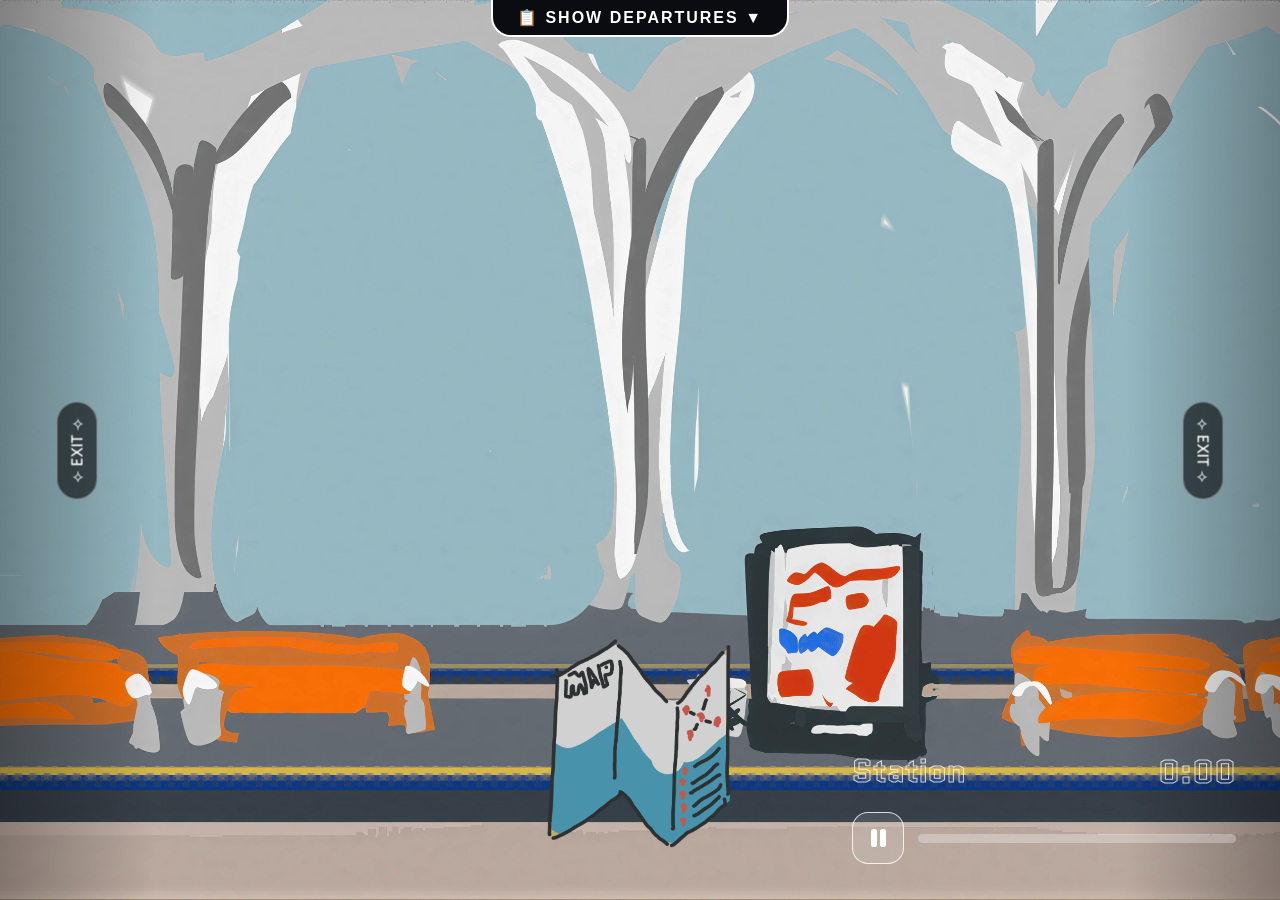
<file: index.html>
<!doctype html>
<html lang="en">
  <head>
    <meta charset="UTF-8" />
    <meta name="viewport" />
    <link rel="preconnect" href="https://fonts.googleapis.com" />
    <link rel="preconnect" href="https://fonts.gstatic.com" crossorigin />
    <link
      href="https://fonts.googleapis.com/css2?family=Quantico:ital,wght@0,400;0,700;1,400;1,700&display=swap"
      rel="stylesheet"
    />
    <link
      rel="stylesheet"
      href="https://cdnjs.cloudflare.com/ajax/libs/font-awesome/6.5.1/css/all.min.css"
      integrity="sha512-DTOQO9RWCH3ppGqcWaEA1BIZOC6xxalwEsw9c2QQeAIftl+Vegovlnee1c9QX4TctnWMn13TZye+giMm8e2LwA=="
      crossorigin="anonymous"
      referrerpolicy="no-referrer"
    />
    <title>Terminal — Interactive Station</title>
    <link rel="stylesheet" href="style.css" />
  </head>
  <body>
    
    <!-- <iframe src="music-player/index3.html" class="Player"></iframe> -->

    <!-- MUSIC PLAYER -->
    <div class="music-container" id="music-container">
      <div class="music-row top-row">
        <div class="track-title">
          <div class="track-title-inner">
            <p id="title">No Current Track!</p>
          </div>
        </div>
        <div class="track-time" id="track-time">0:00</div>
      </div>

      <div class="music-row bottom-row">
        <button id="play" class="action-btn" aria-label="Play">
          <i class="fas fa-pause"></i>
        </button>
        <div class="progress-wrap">
          <div class="progress-bar">
            <div class="progress-filled"></div>
          </div>
        </div>
      </div>
    </div>    <!-- TRANSITION OVERLAY -->
    <div id="transitionOverlay" class="transition-overlay"></div>

    <!-- TRAIN SPRITE  holy crap thats a long  link -->
    <img
      id="trainSprite"
      src="[data-uri]"
      alt="train"
      style="display: none"
    />

    <!-- STATION CONTAINER (all stations go here) -->
    <div id="stationContainer"></div>

    <!-- OUTSIDE CONTAINER (all outside areas go here) -->
    <div id="outsideContainer"></div>

    <!-- MODAL -->
    <div id="modal" class="modal">
      <div class="modal-card">
        <p id="modalMessage">Take train to destination?</p>
        <div class="modal-buttons">
          <button id="modalConfirm" class="modal-btn modal-confirm">GO</button>
          <button id="modalCancel" class="modal-btn modal-cancel">
            CANCEL
          </button>
        </div>
      </div>
    </div>

    <script src="script.js"></script>
  </body>
</html>
</file>
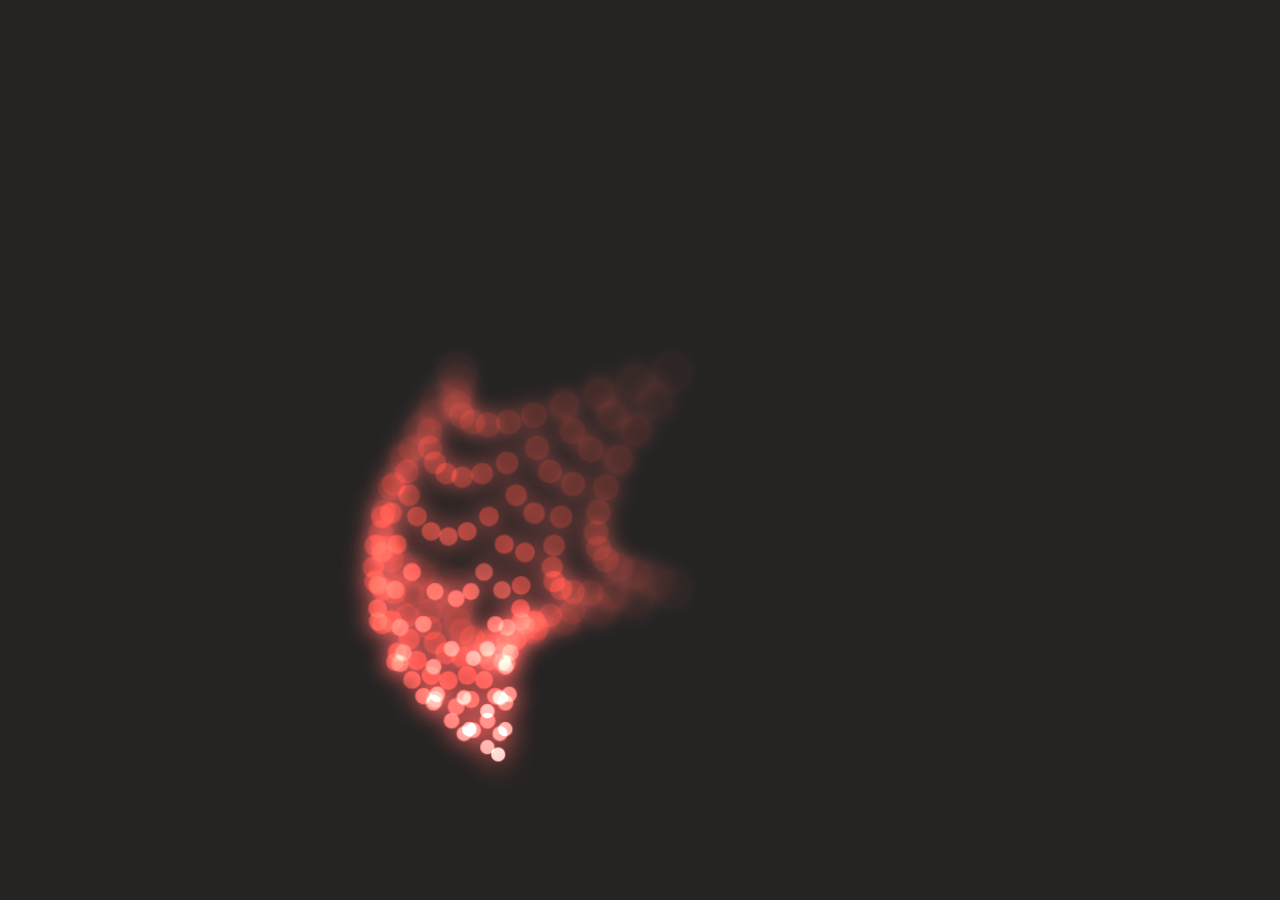
<file: anime-master/examples/additive-creature/index.html>
<!DOCTYPE html>
<html>
<head>
  <title>Additive creature / Anime.js</title>
  <meta charset="utf-8">
  <meta name="viewport" content="width=device-width, initial-scale=1, maximum-scale=1">
  <link href="../assets/css/styles.css" rel="stylesheet">
  <style>
    body {
      position: absolute;
      overflow: hidden;
      width: 100%;
      height: 100%;
    }
    #creature-wrapper {
      display: flex;
      justify-content: center;
      align-items: center;
      position: absolute;
      top: 0;
      left: 0;
      overflow: hidden;
      width: 100%;
      height: 100%;
    }
    #creature {
      font-size: .2vh;
      display: flex;
      justify-content: center;
      align-items: center;
      width: 150em;
      height: 150em;
      flex-wrap: wrap;
    }
    #creature div {
      transform-style: preserve-3d;
      position: relative;
      width: 4em;
      height: 4em;
      margin: 3em;
      border-radius: 2em;
      will-change: transform;
      mix-blend-mode: plus-lighter;
      /*mix-blend-mode: screen;*/
      /*mix-blend-mode: lighten;*/
      background: var(--red);
    }
  </style>
</head>
<body>
  <div id="creature-wrapper">
    <div id="creature"></div>
  </div>
  <script type="module" src="./index.js"></script>
</body>
</html>
</file>
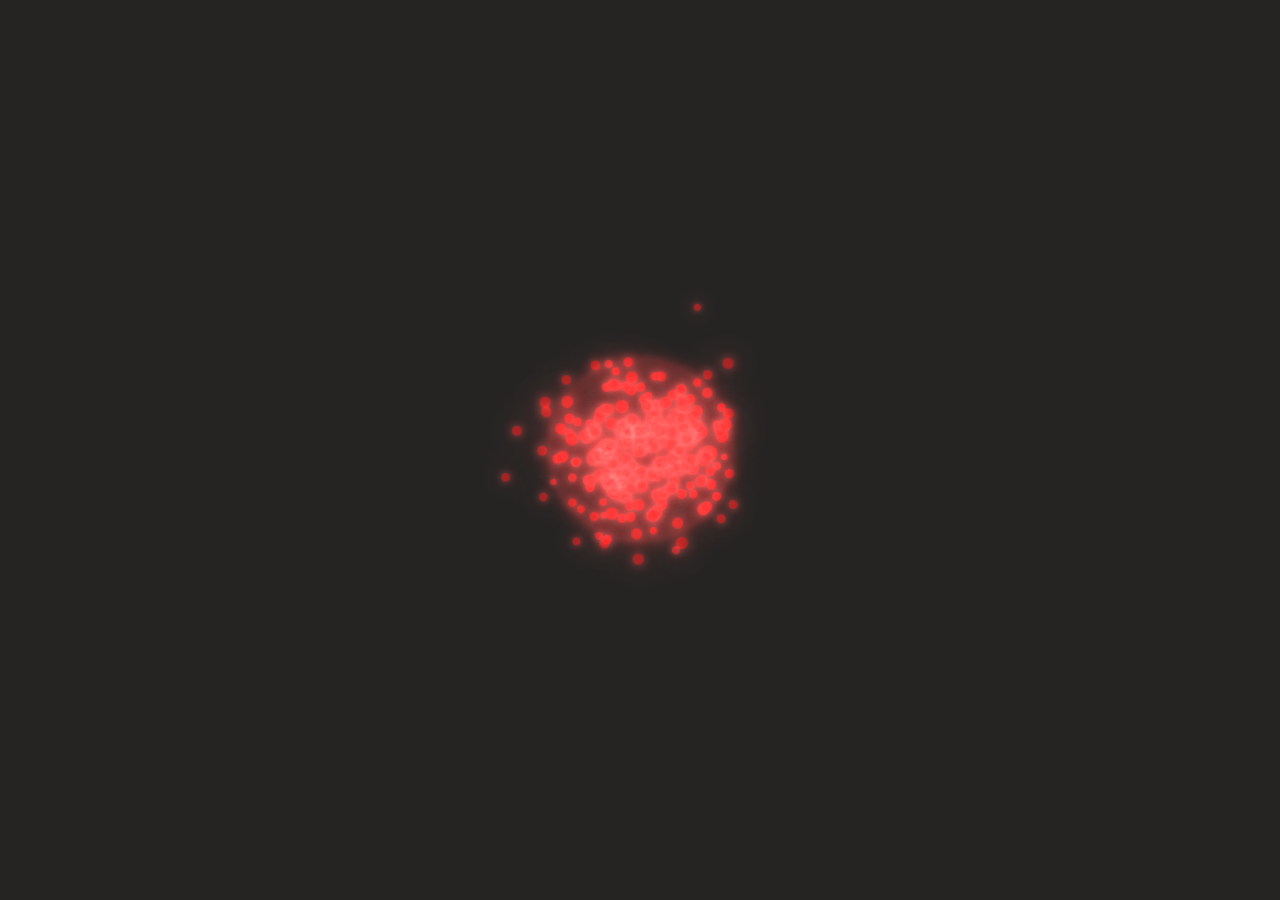
<file: anime-master/examples/additive-fireflies/index.html>
<!DOCTYPE html>
<html>
<head>
  <title>Additive fireflies / Anime.js</title>
  <meta charset="utf-8">
  <meta name="viewport" content="width=device-width, initial-scale=1, maximum-scale=1">
  <link href="../assets/css/styles.css" rel="stylesheet">
  <style>
    body {
      position: absolute;
      overflow: hidden;
      width: 100%;
      height: 100%;
      cursor: grab;
      user-select: none;
    }
    body:active {
      cursor: grabbing;
    }
    #animation-wrapper {
      /*font-size: .065vh;*/
      font-size: .2vh;
      display: flex;
      justify-content: center;
      align-items: center;
      position: absolute;
      top: 0;
      left: 0;
      overflow: hidden;
      width: 100%;
      height: 100%;
      color: var(--red);
    }
    #circle {
      opacity: .3;
      position: absolute;
      top: 50%;
      left: 50%;
      width: 100em;
      height: 100em;
      margin: -50em 0 0 -50em;
      border-radius: 50%;
      will-change: transform, opacity
    }
    #circle:before,
    #circle:after {
      content: "";
      display: block;
      position: absolute;
      top: 0;
      left: 0;
      width: 100%;
      height: 100%;
      border-radius: 50%;
    }
    #circle:before {
      z-index: 1;
      opacity: 1;
      box-shadow: inset 0px 0px 25em 0px currentColor,  0px 0px 10em 1px currentColor, 0px 0px 5em 1px currentColor;
    }
    #circle:after {
      z-index: 3;
      opacity: .75;
      box-shadow: inset 0 0 30em 0 currentColor;
      background-image: radial-gradient(circle at 50% 50%, currentColor 0%, transparent 100%);
    }
    .particle {
      opacity: .5;
      position: absolute;
      z-index: 2;
      top: 50%;
      left: 50%;
      width: 5em;
      height: 5em;
      margin: -2.5em 0 0 -2.5em;
      border-radius: 5em;
      will-change: transform;
      mix-blend-mode: plus-lighter;
      background: currentColor;
      box-shadow: 0px 0px 15em 0px currentColor, 0px 0px 5em 0px currentColor;
    }
  </style>
</head>
<body>
  <div id="animation-wrapper">
    <div id="circle"></div>
  </div>
  <script type="module" src="./index.js"></script>
</body>
</html>
</file>
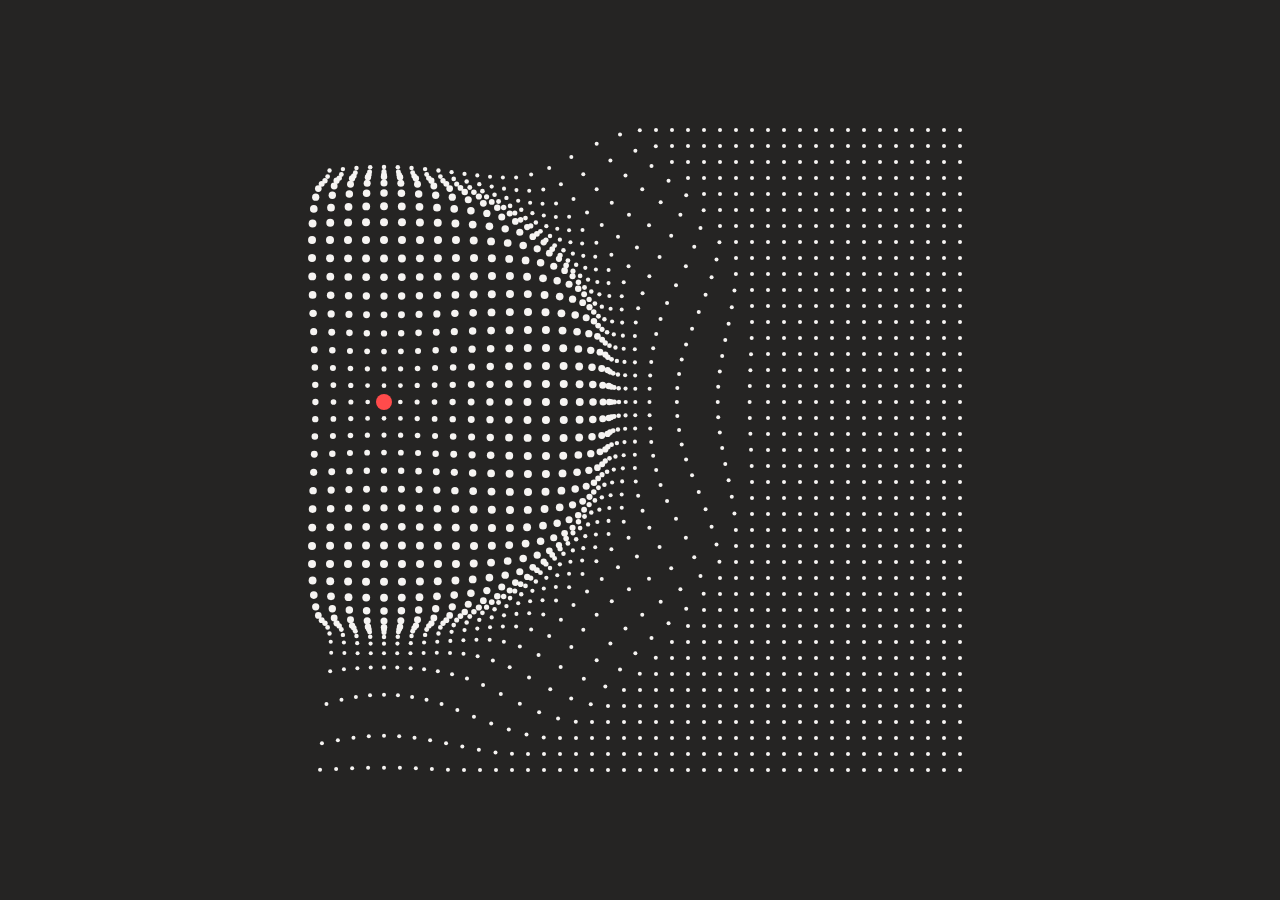
<file: anime-master/examples/advanced-grid-staggering/index.html>
<!DOCTYPE html>
<html>
<head>
  <title>Advanced grid staggering / Anime.js</title>
  <meta charset="utf-8">
  <meta name="viewport" content="width=device-width, initial-scale=1, maximum-scale=1">
  <link href="../assets/css/styles.css" rel="stylesheet">
  <style>
    body {
      --rows: 41;
      display: flex;
      flex-wrap: wrap;
      justify-content: center;
      align-items: center;
      height: 100vh;
    }

    .stagger-visualizer {
      position: relative;
      display: flex;
      flex-wrap: wrap;
      justify-content: center;
      align-items: center;
      width: calc(var(--rows) * 1rem);
      height: calc(var(--rows) * 1rem);
    }

    .stagger-visualizer .dot {
      position: relative;
      width: .25rem;
      height: .25rem;
      margin: .375rem;
      background-color: currentColor;
      border-radius: 50%;
    }

    .stagger-visualizer .cursor {
      position: absolute;
      z-index: 1;
      top: 0;
      left: 0;
      width: 1rem;
      height: 1rem;
      background-color: currentColor;
      border-radius: 50%;
    }
  </style>
</head>
<body>
  <div class="stagger-visualizer">
    <div class="cursor red"></div>
  </div>
</body>
<script type="module" src="./index.js"></script>
</html>
</file>
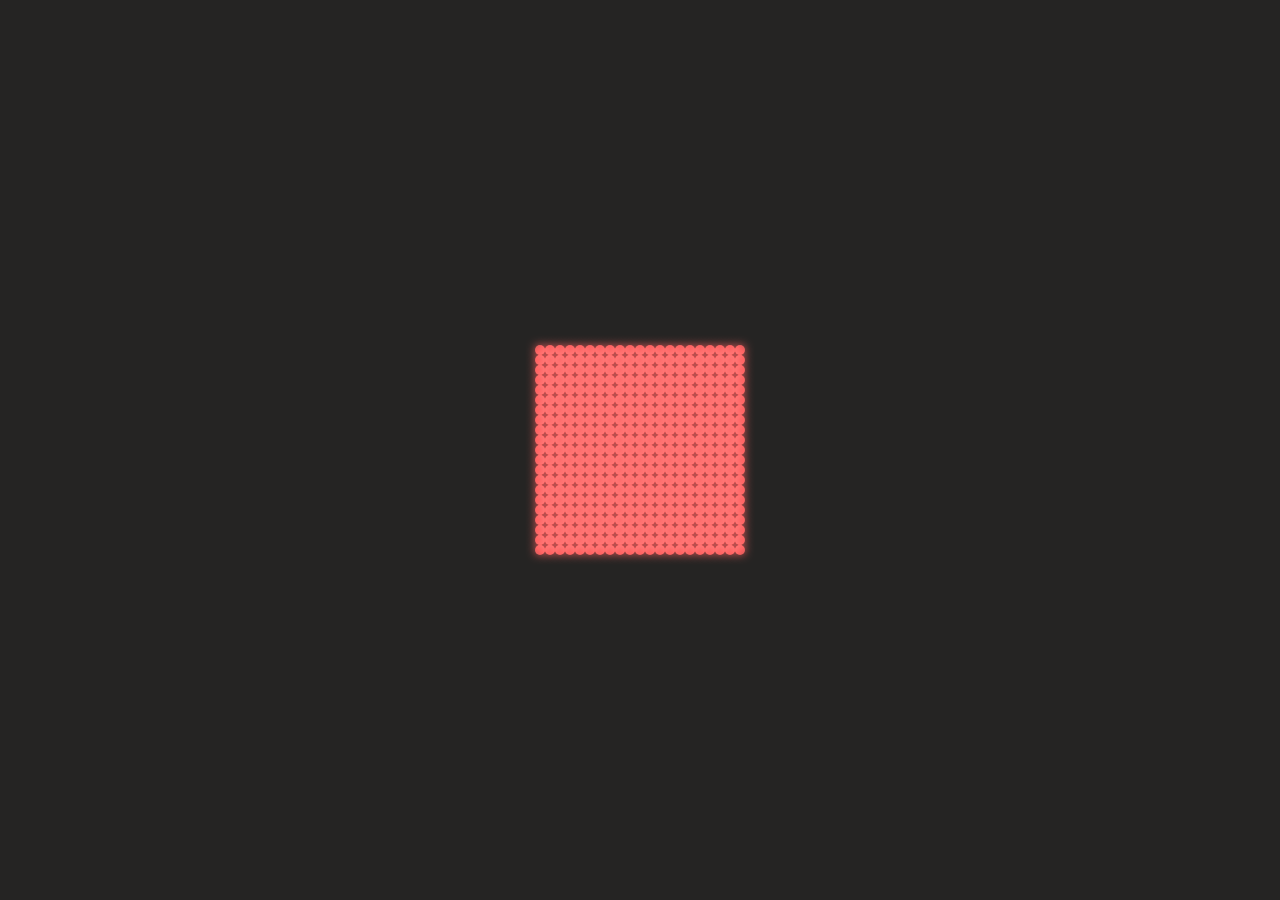
<file: anime-master/examples/animatable-follow-cursor/index.html>
<!DOCTYPE html>
<html>
<head>
  <title>Animatable follow cursor / Anime.js</title>
  <meta charset="utf-8">
  <meta name="viewport" content="width=device-width, initial-scale=1, maximum-scale=1">
  <link href="../assets/css/styles.css" rel="stylesheet">
  <style>
    body {
      display: flex;
      justify-content: center;
      align-items: center;
      position: absolute;
      top: 0;
      left: 0;
      overflow: hidden;
      width: 100%;
      height: 100vh;
    }

    .particles {
      --size: 21;
      --diameter: 1em;
      --margin: 0em;
      font-size: 10px;
      display: flex;
      justify-content: center;
      align-items: center;
      flex-wrap: wrap;
      width: calc(var(--size) * 1em);
      height: calc(var(--size) * 1em);
    }

    .particles div {
      position: relative;
      width: calc(var(--diameter) - var(--margin) * 2);
      height: calc(var(--diameter) - var(--margin) * 2);
      margin: var(--margin);
      background: var(--red);
      mix-blend-mode: plus-lighter;
      box-shadow: 0 0 10px 0 var(--red);
      border-radius: .5rem;
      opacity: .75;
    }
  </style>
</head>
<body>
  <div class="particles"></div>
  <script type="module" src="./index.js"></script>
</body>
</html>
</file>
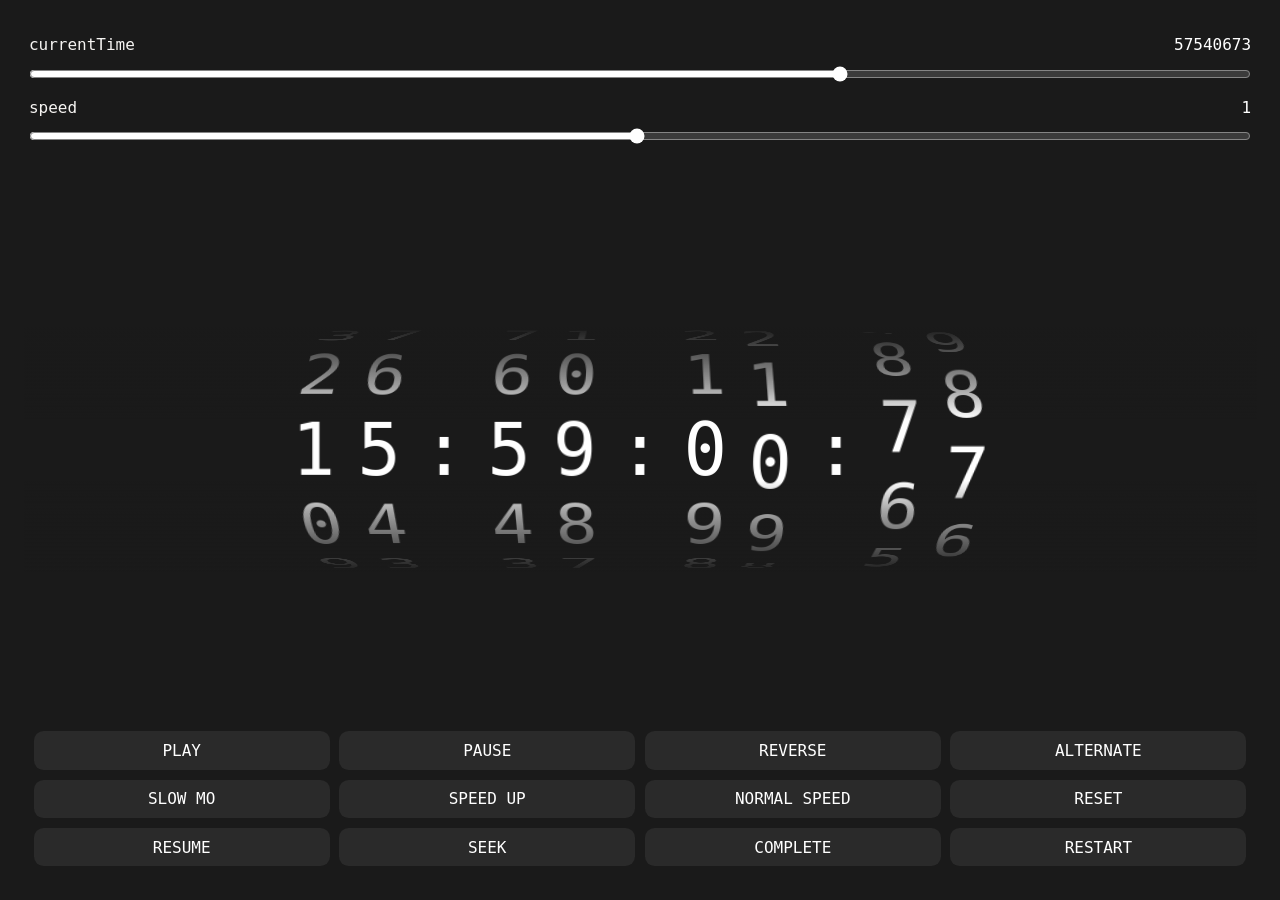
<file: anime-master/examples/clock-playback-controls/index.html>
<!DOCTYPE html>
<html>
<head>
  <title>Clock playback controls / anime.js</title>
  <meta charset="utf-8">
  <meta name="viewport" content="width=device-width, initial-scale=1, maximum-scale=1">
  <link href="../assets/css/styles.css" rel="stylesheet">
  <style>
    body {
      display: flex;
      justify-content: center;
      flex-direction: column;
      align-items: center;
      position: absolute;
      overflow: hidden;
      width: 100%;
      height: 100%;
      background: #1a1a1a;
      font-family: BerkeleyMono-Regular, monospace;
    }
    #clock {
      font-size: 32px;
      display: flex;
      align-items: center;
      justify-content: center;
      flex-direction: column;
      width: 40ch;
      height: 20ch;
      padding: 4ch;
      border-radius: 4ch;
/*      background: #202020;*/
    }
    #digital {
      perspective: 1000px;
      display: flex;
      gap: 1ch;
      height: 4ch;
      margin-top: 4ch;
      margin-bottom: 4ch;
    }
    #digital::after {
      content: "";
      display: block;
      position: absolute;
      top: -150%;
      left: -50%;
      width: 200%;
      height: 400%;
      background-image: linear-gradient(180deg, #1a1a1a 10%, #1a1a1a66 30%, #1a1a1a00 40%, #1a1a1a00 60%,#1a1a1a66 70%, #1a1a1a 90%);
    }
    .slot {
      position: relative;
      width: 1ch;
      height: 2ch;
      color: #fff;
      display: flex;
      transform-style: preserve-3d;
      align-items: center;
      justify-content: center;
      text-align: center;
      font-size: 2em;
    }
    .colon {
      transform: translateZ(3ch);
    }
    .numbers > div {
      position: absolute;
      transform-style: preserve-3d;
      width: 100%;
      height: 100%;
      display: flex;
      align-items: center;
      justify-content: center;
      backface-visibility: hidden;
      transform-origin: center center 0px;
    }
    #parameters {
      position: fixed;
      right: 0;
      top: 0;
      width: 100%;
      padding: 3ch;
    }
    fieldset {
      display: flex;
      justify-content: space-between;
      flex-wrap: wrap;
      gap: .5ch;
      margin-bottom: 1ch;
    }
    fieldset > input {
      min-width: 0;
      border-radius: .1ch;
      accent-color: white;
      color: white;
      text-align: right;
      background: transparent;
    }
    fieldset > label {
      flex-shrink: 0;
      width: 10ch;
    }
    fieldset > .value {
      width: 16ch;
    }
    fieldset > .range {
      width: 100%;
    }
    #controls {
      display: flex;
      flex-wrap: wrap;
      justify-content: center;
      align-items: center;
      position: fixed;
      bottom: 0;
      width: 100%;
      padding: 3ch;
    }
    #controls button {
      width: 20%;
      flex-grow: 1;
      flex-shrink: 0;
      height: 4ch;
      min-width: 0;
      border-radius: 1ch;
      margin: .5ch;
      background-color: #2A2A2A;
      color: #FFF;
    }
    #controls button:hover {
      background-color: #3A3A3A;
    }
    #controls button:focus {
      background-color: #FFF;
      color: #2A2A2A;
    }
  </style>
</head>
<body>
  <div id="clock">
    <div id="digital"></div>
  </div>
  <div id="parameters">
    <fieldset id="currentTime">
      <label>currentTime</label>
      <input class="value" type="text" />
      <input class="range" type="range" min="0" max="86400000" step="1" />
    </fieldset>
    <fieldset id="speed">
      <label>speed</label>
      <input class="value" type="text" value="1" />
      <input class="range" type="range" min=".01" max="2" step=".01" value="1" />
    </fieldset>
  </div>
  <div id="controls">
    <button id="play">PLAY</button>
    <button id="pause">PAUSE</button>
    <button id="reverse">REVERSE</button>
    <button id="alternate">ALTERNATE</button>
    <button id="slowmo">SLOW MO</button>
    <button id="speedup">SPEED UP</button>
    <button id="normalspeed">NORMAL SPEED</button>
    <button id="reset">RESET</button>
    <button id="resume">RESUME</button>
    <button id="seek">SEEK</button>
    <button id="complete">COMPLETE</button>
    <button id="restart">RESTART</button>
  </div>
  <script type="module" src="./index.js"></script>
</body>
</html>
</file>
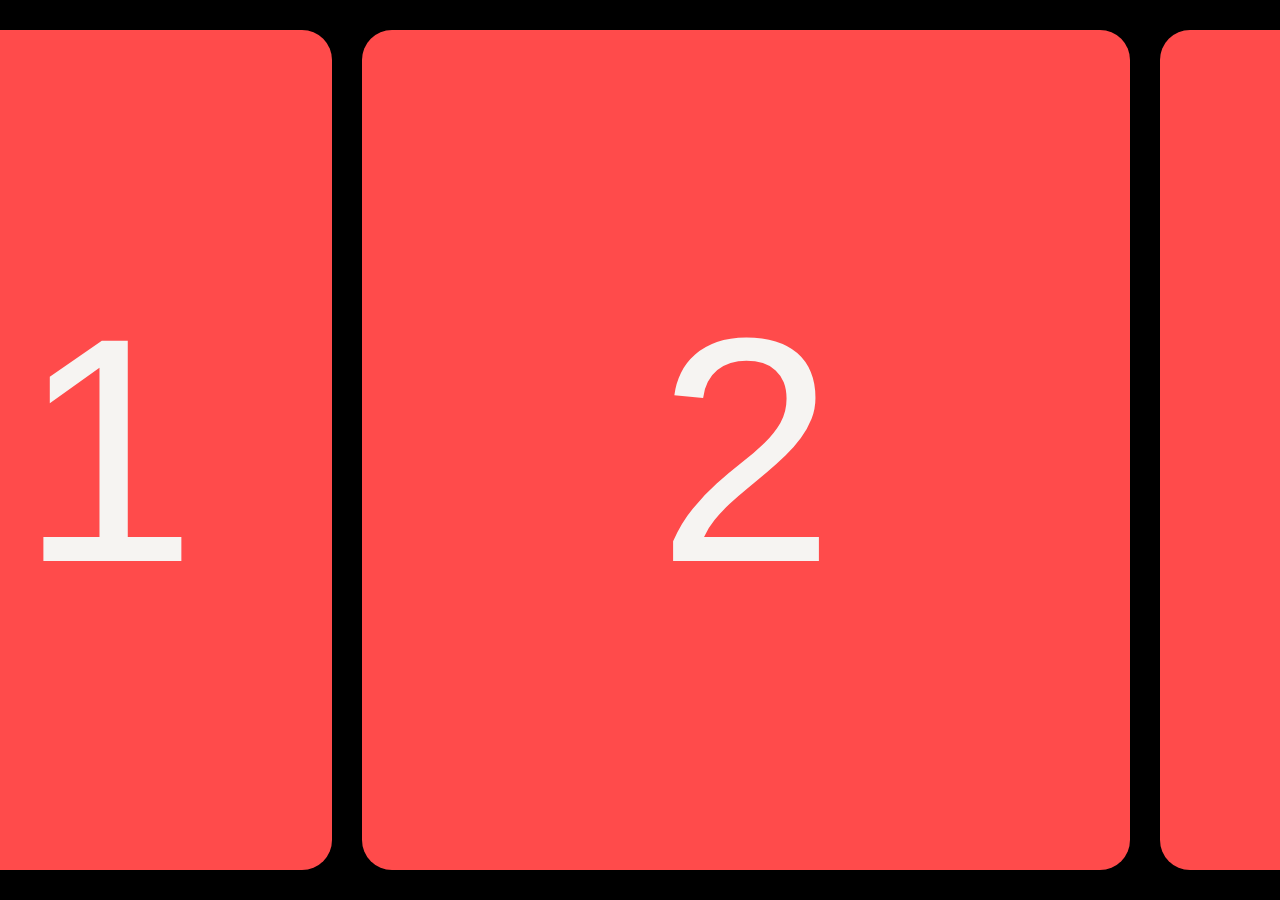
<file: anime-master/examples/draggable-infinite-auto-carousel/index.html>
<!DOCTYPE html>
<html>
<head>
  <title>Draggable infinite auto carousel / Anime.js</title>
  <meta charset="utf-8">
  <meta name="viewport" content="width=device-width, initial-scale=1, maximum-scale=1">
  <meta name="apple-mobile-web-app-capable" content="yes">
  <meta name="apple-mobile-web-app-status-bar-style" content="black">
  <link href="../assets/css/styles.css" rel="stylesheet">
  <style>
    * {
      -webkit-user-select: none;
      -webkit-touch-callout: none;
      user-select: none;
    }
    body, html {
      overflow: hidden;
      background: #000;
    }
    #infinite-carousel {
      --spacing: 30px;
      display: hidden;
      position: absolute;
      top: 0;
      left: 0;
      width: 100%;
      height: 100%;
      overflow: hidden;
    }
    .carousel {
      display: flex;
      height: 100%;
      padding: var(--spacing) 0;
      will-change: transform;
    }
    .carousel-item {
      display: flex;
      justify-content: center;
      align-items: center;
      font-size: 25vw;
      flex-shrink: 0;
      width: 100%;
      height: 100%;
      margin-right: var(--spacing);
      background-color: var(--red);
      border-radius: var(--spacing);
      list-style: none;
    }
  </style>
</head>
<body>
  <div id="infinite-carousel">
    <ul class="carousel">
      <li class="draggable carousel-item" style="width: 35vw">1</li>
      <li class="draggable carousel-item" style="width: 60vw">2</li>
      <li class="draggable carousel-item" style="width: 85vw">3</li>
      <li class="draggable carousel-item" style="width: 60vw">4</li>
    </ul>
  </div>
  <script src="./index.js" type="module"></script>
</body>

</html>
</file>
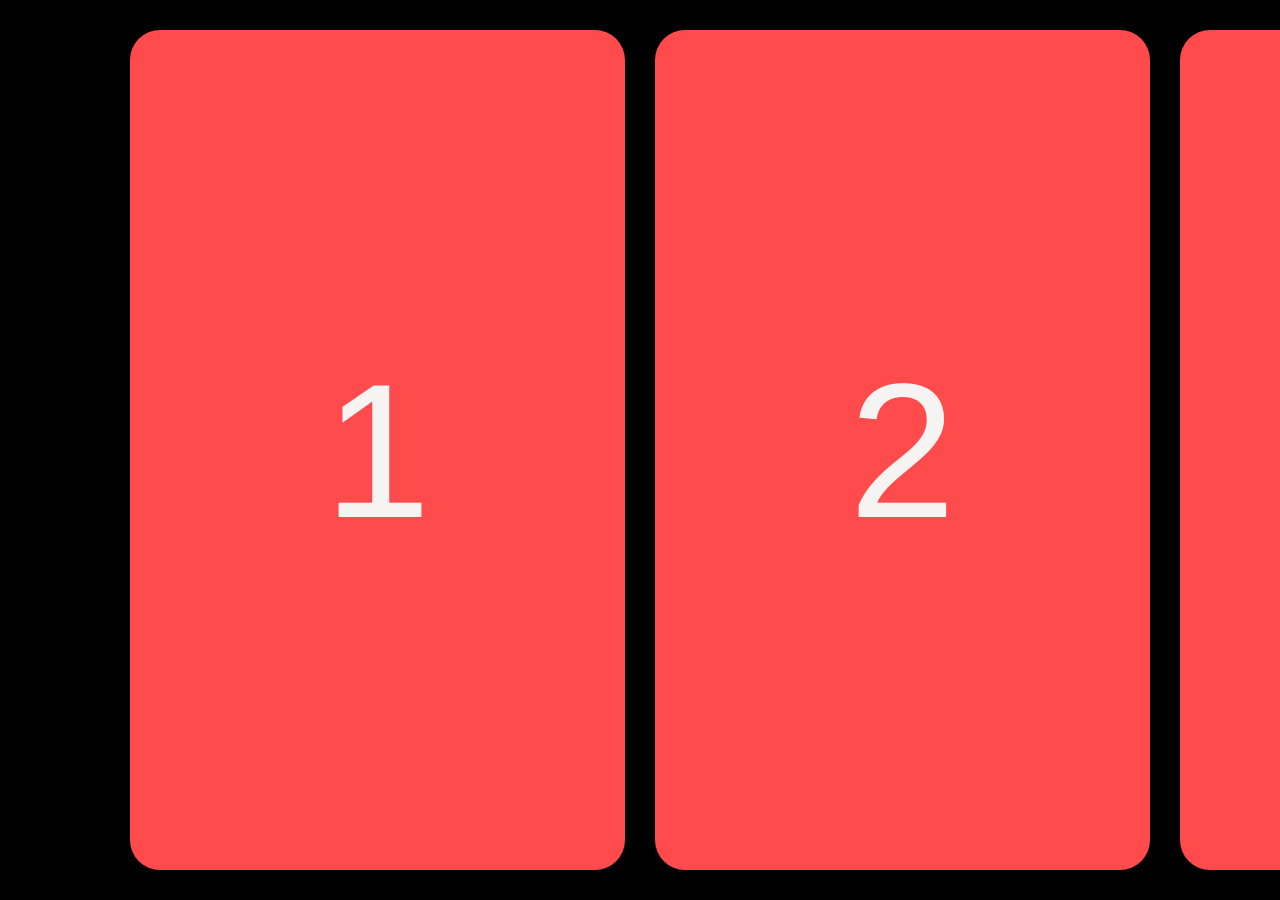
<file: anime-master/examples/draggable-mouse-scroll-snap-carousel/index.html>
<!DOCTYPE html>
<html>
<head>
  <title>Draggable mouse scroll snap carousel / Anime.js</title>
  <meta charset="utf-8">
  <meta name="viewport" content="width=device-width, initial-scale=1, maximum-scale=1">
  <meta name="apple-mobile-web-app-capable" content="yes">
  <meta name="apple-mobile-web-app-status-bar-style" content="black">
  <link href="../assets/css/styles.css" rel="stylesheet">
  <style>
    * {
      -webkit-user-select: none;
      -webkit-touch-callout: none;
      user-select: none;
    }
    body, html {
      overflow: hidden;
      background: #000;

    }
    #snap-carousel {
      --spacing: 30px;
      overflow: visible;
      position: absolute;
      top: 0;
      left: 100px;
      width: calc(100% - 200px);
      height: 100%;
    }
    .carousel {
      overflow: visible;
      display: flex;
      justify-content: flex-start;
      height: 100%;
      padding: var(--spacing) 0;
      will-change: transform;
    }
    .carousel-item {
      display: flex;
      justify-content: center;
      align-items: center;
      font-size: 15vw;
      flex-shrink: 0;
      width: calc(50% - (var(--spacing) * 1.5));
      height: 100%;
      margin-left: var(--spacing);
      background-color: var(--red);
      border-radius: var(--spacing);
      list-style: none;
      will-change: transform;
    }
  </style>
</head>
<body>
  <div id="snap-carousel">
    <ul class="carousel">
      <li class="draggable carousel-item">1</li>
      <li class="draggable carousel-item">2</li>
      <li class="draggable carousel-item">3</li>
      <li class="draggable carousel-item">4</li>
      <li class="draggable carousel-item">5</li>
      <li class="draggable carousel-item">6</li>
      <li class="draggable carousel-item">7</li>
      <li class="draggable carousel-item">8</li>
    </ul>
  </div>
  <script src="./index.js" type="module"></script>
</body>

</html>
</file>
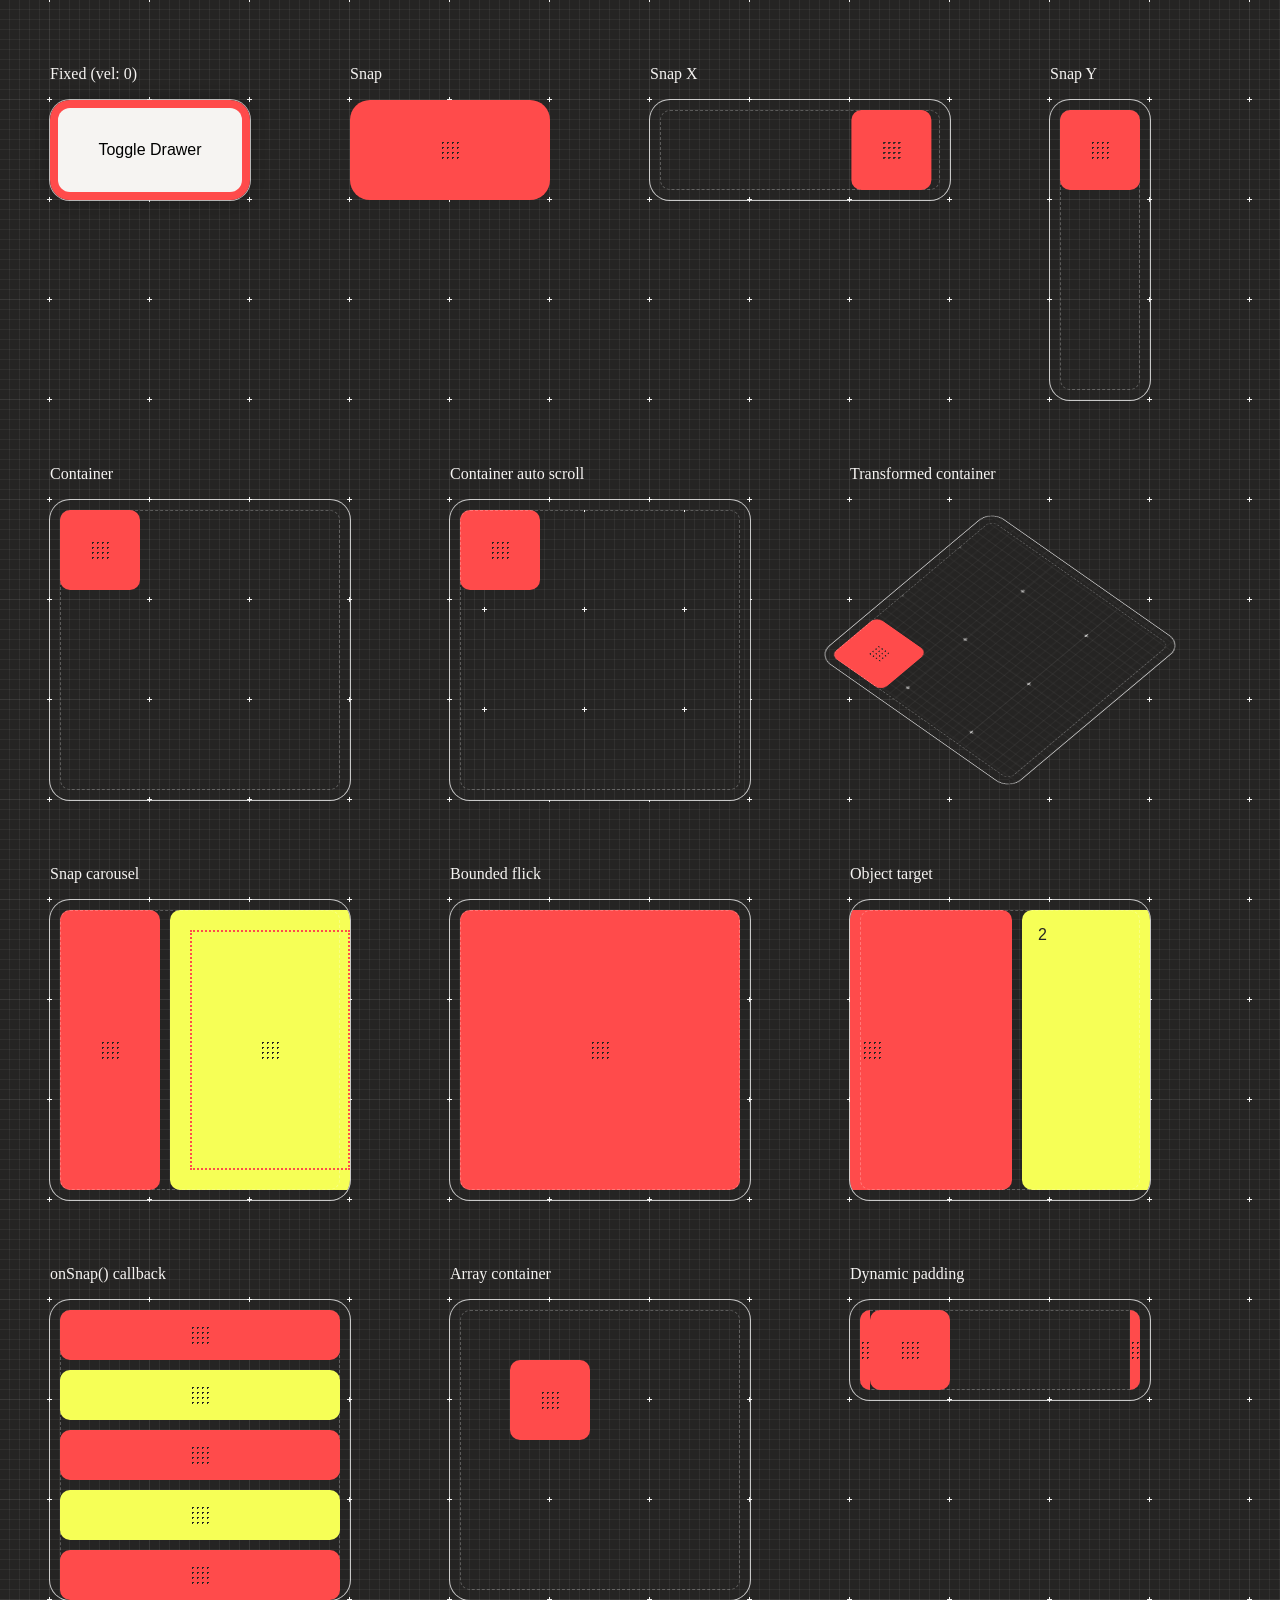
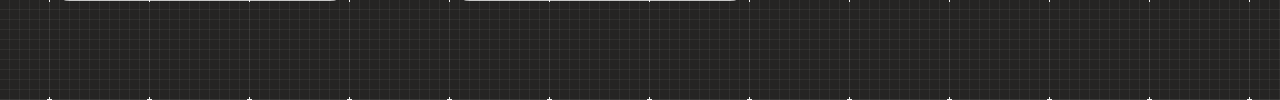
<file: anime-master/examples/draggable-playground/index.html>
<!DOCTYPE html>
<html>
<head>
  <title>Draggable playground / Anime.js</title>
  <meta charset="utf-8">
  <meta name="viewport" content="width=device-width, initial-scale=1, maximum-scale=1">
  <link href="../assets/css/styles.css" rel="stylesheet">
  <style>

    body {
      --one-cell: 100px;
      --border-color: rgba(255,255,255,.75);
    }

    .grid::before {
      content: "";
      pointer-events: none;
      position: absolute;
      z-index: 0;
      left: 0;
      top: 0;
      width: 100%;
      height: 100%;
      background: linear-gradient(-90deg, rgba(255,255,255,.05) 1px, transparent 1px), linear-gradient(rgba(255,255,255,.05) 1px, transparent 1px), linear-gradient(-90deg, rgba(255,255,255,.04) 1px, transparent 1px), linear-gradient(rgba(255,255,255,.04) 1px, transparent 1px), linear-gradient(transparent 3px, var(--black) 3px, var(--black) calc(var(--one-cell) - 2px), transparent calc(var(--one-cell) - 2px)), linear-gradient(-90deg, var(--white) 1px, transparent 1px), linear-gradient(-90deg, transparent 3px, var(--black) 3px, var(--black) calc(var(--one-cell) - 2px), transparent calc(var(--one-cell) - 2px)), linear-gradient(var(--white) 1px, transparent 1px), var(--black);
      background-size: calc(var(--one-cell) / 10) calc(var(--one-cell) / 10), calc(var(--one-cell) / 10) calc(var(--one-cell) / 10), var(--one-cell) var(--one-cell), var(--one-cell) var(--one-cell), var(--one-cell) var(--one-cell), var(--one-cell) var(--one-cell), var(--one-cell) var(--one-cell), var(--one-cell) var(--one-cell);
      background-position: calc(var(--one-cell) * .25) -1px;
    }

    #draggables {
      overflow: hidden;
      position: relative;
      display: flex;
      flex-grow: 1;
      flex-wrap: wrap;
      justify-content: flex-start;
      align-items: flex-start;
      padding: 0 0 var(--one-cell) 0;
      transform-origin: 50% 0% 0px;
      will-change: transform;
    }

    .example {
      position: relative;
      min-width: calc(var(--one-cell) * 1);
      margin: calc(var(--one-cell) * .25);
      margin-bottom: 0;
    }

    @media (min-width: 500px) {
      #draggables.grid {
        padding-bottom: calc(var(--one-cell) * 1);
      }
      #draggables.grid:before {
        width: calc(100% + calc(var(--one-cell) * .5));
        left: calc(var(--one-cell) * -.5);
        background-position: calc(var(--one-cell) * 1) -1px;
      }
      .example {
        margin: calc(var(--one-cell) * .5);
        margin-bottom: 0;
      }
    }

    .example h2 {
      font-family: Input Mono;
      height: calc(var(--one-cell) * .5);
      padding-top: 15px;
      padding-bottom: 15px;
    }

    .example-content {
      display: flex;
      justify-content: flex-start;
      width: 100%;
    }

    .example-content-vertical {
      flex-direction: column;
    }

    .draggable {
      display: flex;
      position: relative;
      z-index: 100;
    }

    .draggable::after {
      content: "";
      display: block;
      pointer-events: none;
      position: absolute;
      top: 50%;
      left: 50%;
      width: 20px;
      height: 20px;
      margin-left: -10px;
      margin-top: -10px;
      background-size: 5px 5px;
      background-image:
        radial-gradient(circle at center, var(--black) 1px, transparent 0),
        radial-gradient(circle at center, var(--black) 1px, transparent 0);
    }

    .carousel .draggable {
      padding-top: 1rem;
      padding-left: 1rem;
      color: var(--black);
    }

    .rectangle {
      width: calc(var(--one-cell) * 2);
      height: calc(var(--one-cell) * 1);
      background-color: var(--red);
      border-radius: 20px;
    }

    .square {
      width: calc(var(--one-cell) * .8);
      height: calc(var(--one-cell) * .8);
      background-color: var(--red);
      border-radius: 20px;
    }

    .bar {
      overflow: hidden;
      width: calc(var(--one-cell) * .1);
      height: calc(var(--one-cell) * .8);
      background-color: var(--red);
      border-radius: 20px;
    }

    .margin {
      position: relative;
      z-index: 1;
      box-shadow: 0 0 0 1px var(--border-color);
      border-radius: 20px;
      padding: 10px;
    }

    .margin:before {
      content: "";
      pointer-events: none;
      display: block;
      position: absolute;
      z-index: 2;
      left: 10px;
      top: 10px;
      width: calc(100% - 20px);
      height: calc(100% - 20px);
      border: 1px dashed rgba(255,255,255,.25);
      border-radius: 10px;
    }

    .margin-overlay {
      position: absolute;
      pointer-events: none;
      z-index: 3;
      top: calc(var(--one-cell) * .5);
      left: 0;
      width: 100%;
      height: calc(100% - calc(var(--one-cell) * .5));
    }

    .margin-overlay + .margin:before {
      display: none;
    }

    .margin-overlay + .margin {
      box-shadow: none;
    }

    .margin .draggable {
      background-color: var(--red);
      border-radius: 10px;
    }

    .range-x {
      width: calc(var(--one-cell) * 3);
      height: calc(var(--one-cell) * 1);
    }

    .range-y {
      width: calc(var(--one-cell) * 1);
      height: calc(var(--one-cell) * 3);
    }

    .dynamic {
      width: calc(var(--one-cell) * 3);
      height: calc(var(--one-cell) * 1);
    }

    .dynamic .square,
    .dynamic .bar {
      position: absolute;
      left: 0;
      top: 0;
    }

    .dynamic .bar-left {
      left: 0;
      right: auto;
      border-radius: 10px 0 0 10px;
    }

    .dynamic .bar-right {
      left: auto;
      right: 0;
      border-radius: 0 10px 10px 0;
    }

    .container {
      overflow: hidden;
      width: calc((var(--one-cell) * 3));
      height: calc((var(--one-cell) * 3));
    }

    .container.overflow {
      overflow: auto;
      overscroll-behavior: contain;
    }

    #fixed-container {
      width: calc((var(--one-cell) * 2));
      height: calc((var(--one-cell) * 1));
      box-shadow: 0 0 0 1px var(--border-color);
      border-radius: 20px;
    }

    #fixed {
      position: fixed;
      top: calc((var(--one-cell) * .75));
      left: calc((var(--one-cell) * .25));
      box-shadow: 0 0 1rem 0 rgba(0,0,0,.2);
    }

    @media (min-width: 500px) {
      #fixed {
        position: fixed;
        top: calc((var(--one-cell) * 1));
        left: calc((var(--one-cell) * .5));
      }
    }

    #container-no-scroll {
      overflow: visible;
      z-index: 2;
    }

    .transformed-example {
      transform: scaleY(.75) scaleX(.75) rotate(-40deg) skew(15deg);
    }

    .transformed-example .margin-overlay {
      top: 0;
      width: calc((var(--one-cell) * 3));
      height: calc((var(--one-cell) * 3));
    }

    .scroller,
    .scroller:before {
      width: calc((var(--one-cell) * 8) - 20px);
      height: calc((var(--one-cell) * 8) - 20px);
    }

    .list {
      position: relative;
      overflow: visible;
      width: 100%;
      height: calc((var(--one-cell) * 3) - 20px);
    }

    .list-item {
      position: absolute;
      width: 100%;
      height: calc(var(--one-cell) * .5);
    }

    .carousel {
      display: flex;
      position: relative;
      overflow: visible;
      width: 100%;
      height: calc((var(--one-cell) * 3) - 20px);
    }

    .carousel-buttons {
      position: fixed;
      bottom: .5rem;
      left: 2rem;
      right: 2rem;
      z-index: 1;
      display: flex;
      justify-content: space-between;
    }

    .button {
      padding: .25em .5em;
      border-radius: 10px;
      cursor: pointer;
    }

    .carousel-item {
      width: calc((var(--one-cell) * 3) - 20px);
      height: calc((var(--one-cell) * 3) - 20px);
    }

    .carousel-item:nth-child(even),
    .list-item:nth-child(even) {
      background-color: var(--yellow);
    }

    .carousel-link {
      display: block;
      position: absolute;
      top: 20px;
      left: 20px;
      right: 20px;
      bottom: 20px;
      border: 2px dotted var(--red);
    }

    #snap-carousel {
      display: flex;
      overflow: hidden;
    }

    #snap-carousel .carousel {
      display: flex;
      flex-shrink: 0;
      width: auto;
    }

    #snap-carousel .carousel-item {
      flex-shrink: 0;
      width: 100px;
    }

    #snap-carousel .carousel-item:nth-child(2n) {
      width: 200px;
    }

    #snap-carousel .carousel-item:nth-child(4n) {
      width: 280px;
    }

    .flicker .carousel-item:not(:last-child) {
      margin-right: 10px;
    }

    #map-props {
      overflow: initial;
      perspective: 1000px;
      touch-action: pan-x;
      width: 100%;
      height: calc((var(--one-cell) * 1));
      margin-top: 2rem;
      margin-bottom: 2rem;
    }

    #map-props .carousel {
      position: relative;
      transform-style: preserve-3d;
      height: 100%;
    }

    #map-props .carousel-item {
      pointer-events: none;
      position: absolute;
      transform-style: preserve-3d;
      left: 0;
      top: 0;
      width: min(25%, 105px);
      height: calc((var(--one-cell) * 1));
      border-radius: 10px;
      background: var(--yellow);
      backface-visibility: hidden;
    }

/*    #map-props .carousel-item:after {
      transform: scale(2.75);
    }*/

    .form {
      top: 62px;
      left: 60px;
      background: var(--black);
      padding: 20px;
      box-shadow: 0 0 0 1px var(--red);
    }

    .trigger {
      position: absolute;
      width: calc(var(--one-cell) * 3.2);
      height: calc(var(--one-cell) * 3.2);
      margin-left: calc(var(--one-cell) * -1.2);
      margin-top: calc(var(--one-cell) * -1.2);
      background: var(--yellow);
    }

    #onsnap-callback {
      z-index: 3;
    }

    /* Drawer */

    #toggle-drawer {
      position: absolute;
      z-index: 1;
      top: .5em;
      right: .5em;
      left: .5em;
      bottom: .5em;
      border-radius: .75em;
      width: auto;
      height: auto;
    }

    .drawer {
      overscroll-behavior: contain;
      position: fixed;
      z-index: 999;
      bottom: 0;
      left: 0;
      right: 0;
      width: 100%;
      border-top-left-radius: .5rem;
      border-top-right-radius: .5rem;
      background-color: var(--red);
      will-change: transform;
      box-shadow: 0 500px 0 0 var(--red);
    }

    .drawer-content {
      overflow: auto;
      overscroll-behavior: contain;
      position: relative;
      z-index: 0;
      max-height: calc(100svh - 2rem);
      padding: 3rem 2rem;
    }

    .drawer-trigger {
      position: absolute;
      z-index: 1;
      width: 100%;
      height: 3rem;
      background-color: var(--red);
      border-top-left-radius: .5rem;
      border-top-right-radius: .5rem;
    }

    .drawer-trigger::after {
      content: "";
      position: absolute;
      left: 50%;
      top: 50%;
      display: block;
      width: 5rem;
      height: .25rem;
      border-radius: .25rem;
      background-color: #FFF;
      transform: translate3d(-50%,-50%, 0);
    }

    .drawer-content p,
    .drawer-content button {
      margin-bottom: 10px;
    }

    #nested-draggable {
      position: absolute;
      top: 1rem;
      right: 1rem;
      background: var(--yellow);
      margin-bottom: 10px;
      border-radius: .5rem;
    }

  </style>
</head>
<body>
  <div id="draggables" class="grid">
    <div class="example">
      <h2>Fixed (vel: <span id="log">0</span>)</h2>
      <div id="fixed-container" class="example-content">
        <div id="fixed" class="draggable rectangle">
          <button id="toggle-drawer" class="button"><span>Toggle Drawer</span></button>
        </div>
      </div>
    </div>
    <div class="example">
      <h2>Snap</h2>
      <div class="example-content example-content-vertical">
        <div id="body-snap" class="draggable rectangle"></div>
      </div>
    </div>
    <div class="example">
      <h2>Snap X</h2>
      <div class="example-content example-content-vertical">
        <div class="range margin range-x">
          <div class="draggable square"></div>
        </div>
      </div>
    </div>
    <div class="example">
      <h2>Snap Y</h2>
      <div class="example-content">
        <div class="range margin range-y">
          <div class="draggable square"></div>
        </div>
      </div>
    </div>
    <div class="example">
      <h2>Container</h2>
      <div class="example-content example-content-vertical">
        <div id="container-no-scroll" class="container margin">
          <div class="draggable square"></div>
        </div>
      </div>
    </div>
    <div class="example">
      <h2>Container auto scroll</h2>
      <div class="example-content example-content-vertical">
        <div class="margin margin-overlay"></div>
        <div id="container-scroll" class="container margin overflow">
          <div class="scroller grid">
            <div class="draggable square"></div>
          </div>
        </div>
      </div>
    </div>
    <div class="example">
      <h2>Transformed container</h2>
      <div class="example-content example-content-vertical transformed-example">
        <div class="margin margin-overlay"></div>
        <div id="transformed-container" class="container overflow margin">
          <div class="scroller grid">
            <div class="draggable square"></div>
          </div>
        </div>
      </div>
    </div>
    <div class="example">
      <h2>Snap carousel</h2>
      <div class="example-content example-content-vertical">
        <div class="margin margin-overlay"></div>
        <div id="snap-carousel" class="flicker container margin">
          <ul class="carousel">
            <a href="https://animejs.com" target="_blank" class="draggable carousel-item"></a>
            <li class="draggable carousel-item"><a href="https://animejs.com" target="_blank" class="carousel-link"></a></li>
            <a href="https://animejs.com" target="_blank" class="draggable carousel-item"></a>
            <li class="draggable carousel-item"><a href="https://animejs.com" target="_blank" class="carousel-link"></a></li>
            <a href="https://animejs.com" target="_blank" class="draggable carousel-item"></a>
            <li class="draggable carousel-item"><a href="https://animejs.com" target="_blank" class="carousel-link"></a></li>
            <a href="https://animejs.com" target="_blank" class="draggable carousel-item"></a>
            <li class="draggable carousel-item"><a href="https://animejs.com" target="_blank" class="carousel-link"></a></li>
          </ul>
        </div>
      </div>
    </div>
    <div class="example">
      <h2>Bounded flick</h2>
      <div class="example-content example-content-vertical">
        <div class="margin margin-overlay"></div>
        <div id="bounded-flick" class="flicker container margin">
          <ul class="carousel">
            <li class="draggable carousel-item"></li>
            <li class="draggable carousel-item"></li>
            <li class="draggable carousel-item"></li>
            <li class="draggable carousel-item"></li>
          </ul>
        </div>
      </div>
    </div>
    <div class="example">
      <h2>Object target</h2>
      <div class="example-content example-content-vertical">
        <div class="margin margin-overlay"></div>
        <div id="infinite-flick" class="flicker container margin">
          <ul class="carousel">
            <li class="draggable carousel-item">1</li>
            <li class="draggable carousel-item">2</li>
            <li class="draggable carousel-item">1</li>
            <li class="draggable carousel-item">2</li>
          </ul>
        </div>
      </div>
    </div>
    <div class="example">
      <h2>onSnap() callback</h2>
      <div class="example-content example-content-vertical">
        <div class="margin margin-overlay"></div>
        <div id="onsnap-callback" class="container margin overflow">
          <ul class="list">
            <li class="draggable list-item"></li>
            <li class="draggable list-item"></li>
            <li class="draggable list-item"></li>
            <li class="draggable list-item"></li>
            <li class="draggable list-item"></li>
            <li class="draggable list-item"></li>
            <li class="draggable list-item"></li>
            <li class="draggable list-item"></li>
            <li class="draggable list-item"></li>
            <li class="draggable list-item"></li>
          </ul>
        </div>
      </div>
    </div>

    <div class="example">
      <h2>Array container</h2>
      <div class="example-content example-content-vertical">
        <div id="array-container" class="container margin">
          <div class="draggable square"></div>
        </div>
      </div>
    </div>

    <div class="example">
      <h2>Dynamic padding</h2>
      <div class="example-content example-content-vertical">
        <div class="range margin dynamic">
          <div class="draggable bar bar-left"></div>
          <div class="draggable bar bar-right"></div>
          <div class="draggable square"></div>
        </div>
      </div>
    </div>

  </div>

  <div class="drawer">
    <div id="nested-draggable" class="draggable square"></div>
    <div class="drawer-trigger"></div>
    <div class="drawer-content">
      <div id="map-props">
        <ul class="carousel">
          <li class="draggable carousel-item"></li>
          <li class="draggable carousel-item"></li>
          <li class="draggable carousel-item"></li>
          <li class="draggable carousel-item"></li>
          <li class="draggable carousel-item"></li>
          <li class="draggable carousel-item"></li>
          <li class="draggable carousel-item"></li>
          <li class="draggable carousel-item"></li>
          <li class="draggable carousel-item"></li>
          <li class="draggable carousel-item"></li>
          <li class="draggable carousel-item"></li>
          <li class="draggable carousel-item"></li>
        </ul>
      </div>
      <fieldset class="carousel-buttons">
        <button class="button carousel-prev">PREV</button>
        <button class="button carousel-next">NEXT</button>
      </fieldset>
      <p>
        This is the drawer content. <a href="https://animejs.com">This is a link with a <span>span</span>.</a> Lorem ipsum dolor sit amet, consectetur adipiscing elit. Aliquam iaculis cursus nisi sit amet pulvinar. This is the drawer content. Lorem ipsum dolor sit amet, consectetur adipiscing elit. Aliquam iaculis cursus nisi sit amet pulvinar. This is the drawer content. Lorem ipsum dolor sit amet, consectetur adipiscing elit. Aliquam iaculis cursus nisi sit amet pulvinar. This is the drawer content. Lorem ipsum dolor sit amet, consectetur adipiscing elit. Aliquam iaculis cursus nisi sit amet pulvinar.
      </p>
      <p>
        This is the drawer content. Lorem ipsum dolor sit amet, consectetur adipiscing elit. Aliquam iaculis cursus nisi sit amet pulvinar. This is the drawer content. Lorem ipsum dolor sit amet, consectetur adipiscing elit. Aliquam iaculis cursus nisi sit amet pulvinar. This is the drawer content. Lorem ipsum dolor sit amet, consectetur adipiscing elit. Aliquam iaculis cursus nisi sit amet pulvinar. This is the drawer content. Lorem ipsum dolor sit amet, consectetur adipiscing elit. Aliquam iaculis cursus nisi sit amet pulvinar.
      </p>
      <p>
        This is the drawer content. Lorem ipsum dolor sit amet, consectetur adipiscing elit. Aliquam iaculis cursus nisi sit amet pulvinar. This is the drawer content. Lorem ipsum dolor sit amet, consectetur adipiscing elit. Aliquam iaculis cursus nisi sit amet pulvinar. This is the drawer content. Lorem ipsum dolor sit amet, consectetur adipiscing elit. Aliquam iaculis cursus nisi sit amet pulvinar. This is the drawer content. Lorem ipsum dolor sit amet, consectetur adipiscing elit. Aliquam iaculis cursus nisi sit amet pulvinar.
      </p>
      <p>
        This is the drawer content. Lorem ipsum dolor sit amet, consectetur adipiscing elit. Aliquam iaculis cursus nisi sit amet pulvinar. This is the drawer content. Lorem ipsum dolor sit amet, consectetur adipiscing elit. Aliquam iaculis cursus nisi sit amet pulvinar. This is the drawer content. Lorem ipsum dolor sit amet, consectetur adipiscing elit. Aliquam iaculis cursus nisi sit amet pulvinar. This is the drawer content. Lorem ipsum dolor sit amet, consectetur adipiscing elit. Aliquam iaculis cursus nisi sit amet pulvinar.
      </p>
    </div>
  </div>

  <script src="./index.js" type="module"></script>

</body>

</html>
</file>
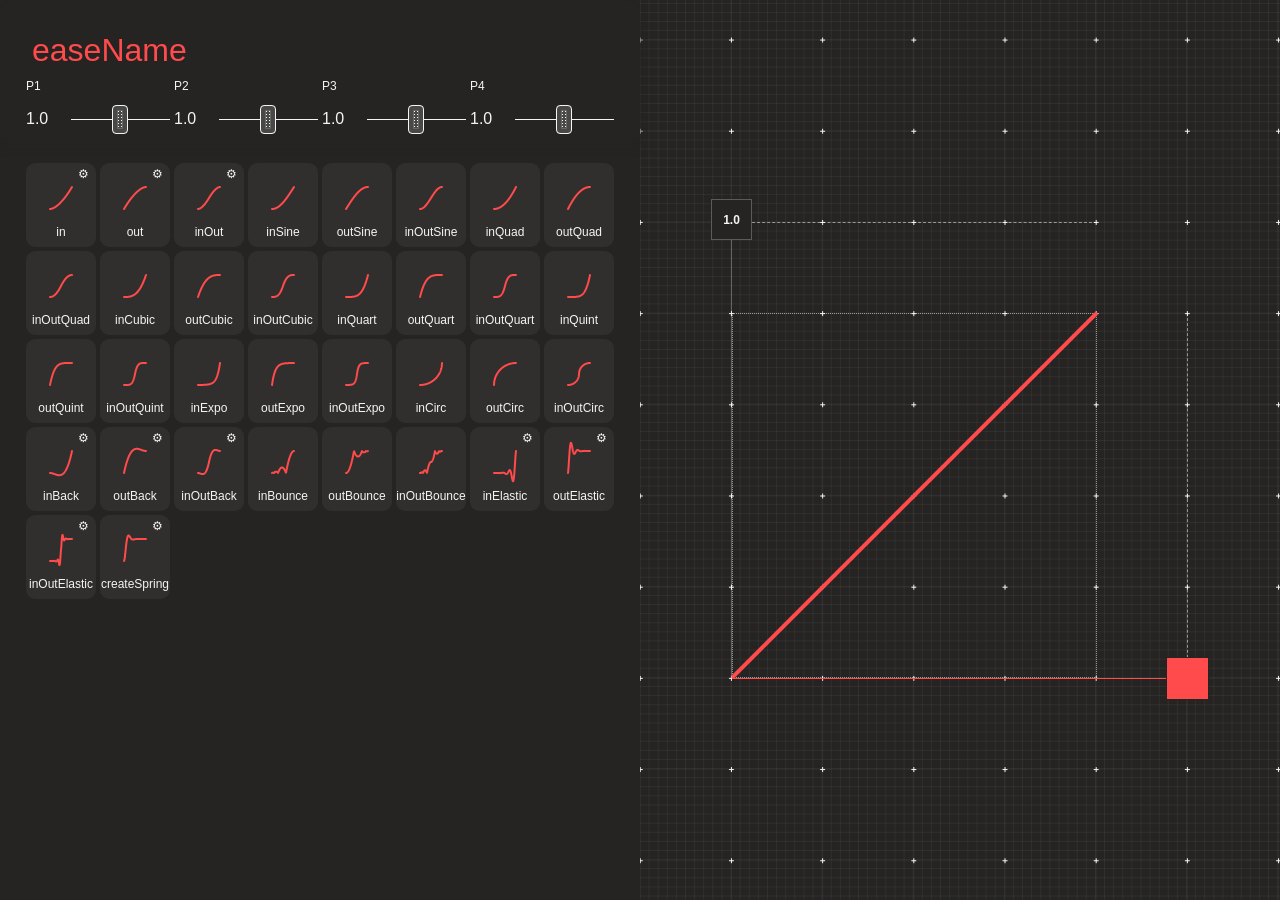
<file: anime-master/examples/easings-visualizer/index.html>
<!DOCTYPE html>
<html lang="en">
<head>
  <meta charset="UTF-8">
  <meta name="viewport" content="width=device-width, initial-scale=1.0">
  <title>Easings visualizer</title>
  <link href="../assets/css/styles.css" rel="stylesheet">
  <style>
    body {
      display: flex;
      justify-content: center;
      align-items: center;
      min-width: 100dvw;
      min-height: 100dvh;
    }

    polyline {
      vector-effect: non-scaling-stroke;
    }

    input[type=number] {
      -moz-appearance: textfield;
      appearance: textfield;
      margin: 0;
    }

    input[type=number]::-webkit-inner-spin-button,
    input[type=number]::-webkit-outer-spin-button {
      -webkit-appearance: none;
      margin: 0;
    }

    #eases-visualizer {
      --unit: 1dvw;
      display: flex;
      flex-direction: column;
      justify-content: space-between;
      width: 100dvw;
      min-height: 100dvh;
    }

    @media (min-width: 640px) {
      #eases-visualizer {
        --unit: .7125dvw;
      }
    }

    #eases-editor {
      position: fixed;
      right: 0;
      display: flex;
      flex-direction: row;
      justify-content: center;
      align-items: center;
      width: 100%;
      height: 70vw;
    }

    @media (min-width: 640px) {
      #eases-editor {
        width: 50%;
        height: 100%;
      }
    }

    #eases-container {
      --one-cell: calc(var(--unit) * 10);
      position: relative;
      width: calc(var(--one-cell) * 5);
      height: calc(var(--one-cell) * 5);
      display: grid;
      grid-template-columns: 3fr 1fr 1fr;
      grid-template-rows: 1fr 1fr 3fr;
      gap: 0px 0px;
      grid-auto-flow: row;
      grid-template-areas:
        "time time ."
        "graph graph preview"
        "graph graph preview";
    }

    .eases-editor-cell {
      position: relative;
    }

    #eases-graph {
      grid-area: graph;
      border: 1px dotted rgba(255, 255, 255, .5);
    }

    #eases-container:before {
      content: "";
      position: absolute;
      left: -100%;
      top: -100%;
      display: block;
      width: 300%;
      height: 300%;
      background:
        linear-gradient(-90deg, rgba(255,255,255,.05) 1px, transparent 1px),
        linear-gradient(rgba(255,255,255,.05) 1px, transparent 1px),
        linear-gradient(-90deg, rgba(255,255,255,.04) 1px, transparent 1px),
        linear-gradient(rgba(255,255,255,.04) 1px, transparent 1px),
        linear-gradient(transparent 3px, var(--black) 3px, var(--black) calc(var(--one-cell) - 2px), transparent calc(var(--one-cell) - 2px)),
        linear-gradient(-90deg, var(--white) 1px, transparent 1px),
        linear-gradient(-90deg, transparent 3px, var(--black) 3px, var(--black) calc(var(--one-cell) - 2px), transparent calc(var(--one-cell) - 2px)),
        linear-gradient(var(--white) 1px, transparent 1px), var(--black);
      background-size:
        calc(var(--one-cell) / 10) calc(var(--one-cell) / 10),
        calc(var(--one-cell) / 10) calc(var(--one-cell) / 10),
        var(--one-cell) var(--one-cell),
        var(--one-cell) var(--one-cell),
        var(--one-cell) var(--one-cell),
        var(--one-cell) var(--one-cell),
        var(--one-cell) var(--one-cell),
        var(--one-cell) var(--one-cell);
    }

    #eases-graph svg {
      overflow: visible;
      position: absolute;
      width: 100%;
      height: 100%;
      stroke-width: 1px;
      will-change: transform;
    }

    #eases-time {
      grid-area: time;
      border-top: 1px dashed rgba(255, 255, 255, .5);
    }

    #eases-preview {
      grid-area: preview;
      border-right: 1px dashed rgba(255, 255, 255, .5);
    }

    .axis {
      z-index: 1;
      position: absolute;
    }

    .axis:after {
      content: "";
      display: block;
      position: absolute;
      top: -1.25rem;
      right: -1.25rem;
      width: calc(2.5rem + 1px);
      height: calc(2.5rem + 1px);
    }

    .axis-x {
      bottom: -1px;
      right: -1px;
      width: calc(var(--unit) * 50);
      height: 1px;
      background-color: var(--red);
      z-index: 1;
    }

    .axis-x:not(:first-child) {
      z-index: 0;
    }

    .axis-x:first-child:after {
      background-color: var(--red);
      box-shadow: 0 0 0 1px var(--black);
    }

    .axis-x:not(:first-child):after {
      background-color: var(--red);
    }

    .axis-y {
      top: 0;
      left: -1px;
      width: 1px;
      height: calc(var(--unit) * 50);
      background-color: rgba(255, 255, 255, .25);
    }

    .axis-y:after {
      content: attr(data-value);
      top: -1.5rem;
      display: flex;
      justify-content: center;
      align-items: center;
      font-size: .75rem;
      font-weight: bold;
      color: var(--white);
      background-color: var(--black);
      border: 1px solid rgba(255, 255, 255, .25);
    }

    /* Easings config */

    #eases-config {
      position: sticky;
      z-index: 2;
      top: 0;
      width: 100%;
      min-height: 100dvh;
      margin-top: 70vw;
      background: var(--black);
    }

    @media (min-width: 640px) {
      #eases-config {
        width: 50%;
        margin-top: 0;
      }
    }

    #ease-controls {
      position: sticky;
      z-index: 2;
      top: 0;
      display: flex;
      flex-wrap: wrap;
      justify-content: flex-start;
      width: 100%;
      padding: .75rem;
      padding-bottom: 0;
      background: var(--black);
      box-shadow: 0 10px 10px 0 var(--black);
      border-radius: 1rem 1rem 0 0;
    }

    #ease-name {
      background: transparent;
      color: var(--red);
      width: 100%;
      margin: 0.125rem;
      font-size: 2rem;
    }

    @media (min-width: 1280px) {
      #ease-controls {
        padding: 1.5rem;
        padding-bottom: 0;
      }

      #ease-name {
        margin: 0.5rem;
      }
    }

    #ease-parameters {
      display: flex;
      flex-wrap: wrap;
      justify-content: flex-start;
      width: 100%;
    }

    .ease-parameter {
      display: flex;
      justify-content: flex-start;
      align-items: center;
      width: calc(25% - .25rem);
      margin: .125rem;
    }

    .parameter-legend {
      display: block;
      height: 1rem;
      font-size: .75rem;
      margin-bottom: .5rem;
    }

    .ease-parameter input[type="number"] {
      display: none;
    }

    .ease-parameter input[type="range"] {
      width: 100%;
    }

    @media (min-width: 1280px) {
      .ease-parameter input[type="number"] {
        display: block;
        width: 2.75rem;
        background-color: transparent;
        color: var(--white);
      }
      .ease-parameter input[type="range"] {
        width: calc(100% - 2.75rem);
      }
    }

    .ease-parameter input:disabled {
      opacity: .25;
    }

    input[type="range"][value] {
      position: relative;
      height: 2rem;
      -webkit-appearance: none;
      background-color: transparent;
      color: currentColor;
    }

    input[type="range"][value]:focus {
      outline: none;
    }

    input[type="range"][value]:after {
      content: "";
      position: absolute;
      top: 1rem;
      left: 0;
      width: 100%;
      height: 1px;
      background-color: currentColor;
    }

    input[type="range"][value]::-webkit-slider-thumb {
      position: relative;
      z-index: 2;
      -webkit-appearance: none;
      border-radius: 4px;
      border: 1px solid currentColor;
      width: 16px;
      height: 29px;
      background-color: var(--black);
      background-image: radial-gradient(transparent 1px, rgba(0, 0, 0, .7) 0), radial-gradient(transparent 1px, currentColor 0), radial-gradient(currentColor 1px, transparent 0);
      background-size: 3px 3px, 3px 3px, 3px 3px;
      background-position: -2px -2px, -2px -2px, -2px -2px;
      box-shadow: inset 0 0 0 4.5px rgba(0, 0, 0, .7), inset 0 0 0 4.5px currentColor;
    }

    /* Ease buttons */

    #eases-list {
      position: relative;
      z-index: 1;
      display: flex;
      flex-wrap: wrap;
      justify-content: flex-start;
      width: 100%;
      min-height: 100%;
      padding: .75rem;
      background-color: var(--black);
    }

    @media (min-width: 1280px) {
      #eases-list {
        padding: 1.5rem;
      }
    }

    button.ease-button {
      position: relative;
      display: flex;
      flex-shrink: 0;
      flex-direction: column;
      justify-content: center;
      align-items: center;
      width: calc(25% - .25rem);
      height: auto;
      margin: .125rem;
      padding: .5rem;
      background-color: rgba(255, 255, 255, .05);
      color: var(--white);
      cursor: pointer;
      border-radius: .6rem;
      transition: background-color .25s ease-in-out;
      font-size: .75rem;
    }

    @media (min-width: 1280px) {
      button.ease-button {
        width: calc(12.5% - .25rem);
      }
    }

    button.ease-button:hover {
      background-color: rgba(255, 255, 255, .1);
      transition: background-color .05s ease-out;
    }

    button.ease-button.is-active {
      background: var(--red);
      color: var(--black);
    }

    button.ease-button .ease-config {
      position: absolute;
      top: .25rem;
      right: .41rem;
      font-size: .75rem;
    }

    button.ease-button svg {
      overflow: visible;
      width: calc(100% - 3rem);
      margin-top: 0.25rem;
      margin-bottom: 0.5rem;
    }

    @media (min-width: 640px) {
      button.ease-button svg {
        width: calc(100% - 2rem);
        margin-top: 1rem;
        margin-bottom: 1rem;
      }
    }

    button.ease-button svg polyline {
      stroke: var(--red);
    }

    button.ease-button.is-active svg polyline {
      stroke: var(--black);
    }

  </style>
</head>
<body>
  <div id="eases-visualizer">
    <div id="eases-editor">
      <div id="eases-container">
        <div id="eases-graph" class="eases-editor-cell">
          <svg xmlns="http://www.w3.org/2000/svg" viewBox="0 0 100 100" class="grid-small">
            <polyline id="ease-curve" stroke="#FF4B4B" stroke-width="4" points="0 100 50 50 100 0" stroke-linecap="round" stroke-linejoin="round" fill="none" fill-rule="evenodd"/>
          </svg>
        </div>
        <div id="eases-time" class="eases-editor-cell"><div class="axis axis-y" data-value="1.0"></div></div>
        <div id="eases-preview" class="eases-editor-cell">
          <div class="axis axis-x"></div>
          <div class="axis axis-x"></div>
          <div class="axis axis-x"></div>
          <div class="axis axis-x"></div>
          <div class="axis axis-x"></div>
          <div class="axis axis-x"></div>
          <div class="axis axis-x"></div>
          <div class="axis axis-x"></div>
          <div class="axis axis-x"></div>
          <div class="axis axis-x"></div>
          <div class="axis axis-x"></div>
          <div class="axis axis-x"></div>
          <div class="axis axis-x"></div>
          <div class="axis axis-x"></div>
          <div class="axis axis-x"></div>
          <div class="axis axis-x"></div>
          <div class="axis axis-x"></div>
          <div class="axis axis-x"></div>
          <div class="axis axis-x"></div>
          <div class="axis axis-x"></div>
          <div class="axis axis-x"></div>
          <div class="axis axis-x"></div>
          <div class="axis axis-x"></div>
          <div class="axis axis-x"></div>
          <div class="axis axis-x"></div>
          <div class="axis axis-x"></div>
          <div class="axis axis-x"></div>
          <div class="axis axis-x"></div>
          <div class="axis axis-x"></div>
          <div class="axis axis-x"></div>
          <div class="axis axis-x"></div>
          <div class="axis axis-x"></div>
          <div class="axis axis-x"></div>
          <div class="axis axis-x"></div>
          <div class="axis axis-x"></div>
          <div class="axis axis-x"></div>
          <div class="axis axis-x"></div>
          <div class="axis axis-x"></div>
          <div class="axis axis-x"></div>
          <div class="axis axis-x"></div>
          <div class="axis axis-x"></div>
          <div class="axis axis-x"></div>
        </div>
      </div>
    </div>
    <div id="eases-config">
      <div id="ease-controls" class="ease-visualizer-section">
        <input type="text" id="ease-name" value="easeName" readonly/>
        <div id="ease-parameters">
          <fieldset class="ease-parameter">
            <legend id="legend-p1" class="parameter-legend">P1</legend>
            <input data-parameters="p1" type="number" value="1.0" min="0" max="2" step="0.1"/>
            <input data-parameters="p1" type="range" value="1.0" min="0" max="2" step="0.1"/>
          </fieldset>
          <fieldset class="ease-parameter">
            <legend id="legend-p2" class="parameter-legend">P2</legend>
            <input data-parameters="p2" type="number" value="1.0" min="0" max="2" step="0.1"/>
            <input data-parameters="p2" type="range" value="1.0" min="0" max="2" step="0.1"/>
          </fieldset>
          <fieldset class="ease-parameter">
            <legend id="legend-p3" class="parameter-legend">P3</legend>
            <input data-parameters="p3" type="number" value="1.0" min="0" max="2" step="0.1"/>
            <input data-parameters="p3" type="range" value="1.0" min="0" max="2" step="0.1"/>
          </fieldset>
          <fieldset class="ease-parameter">
            <legend id="legend-p4" class="parameter-legend">P4</legend>
            <input data-parameters="p4" type="number" value="1.0" min="0" max="2" step="0.1"/>
            <input data-parameters="p4" type="range" value="1.0" min="0" max="2" step="0.1"/>
          </fieldset>
        </div>
      </div>
      <div id="eases-list" class="ease-visualizer-section"></div>
    </div>
  </div>
  <script type="module" src="index.js"></script>
</body>
</html>
</file>
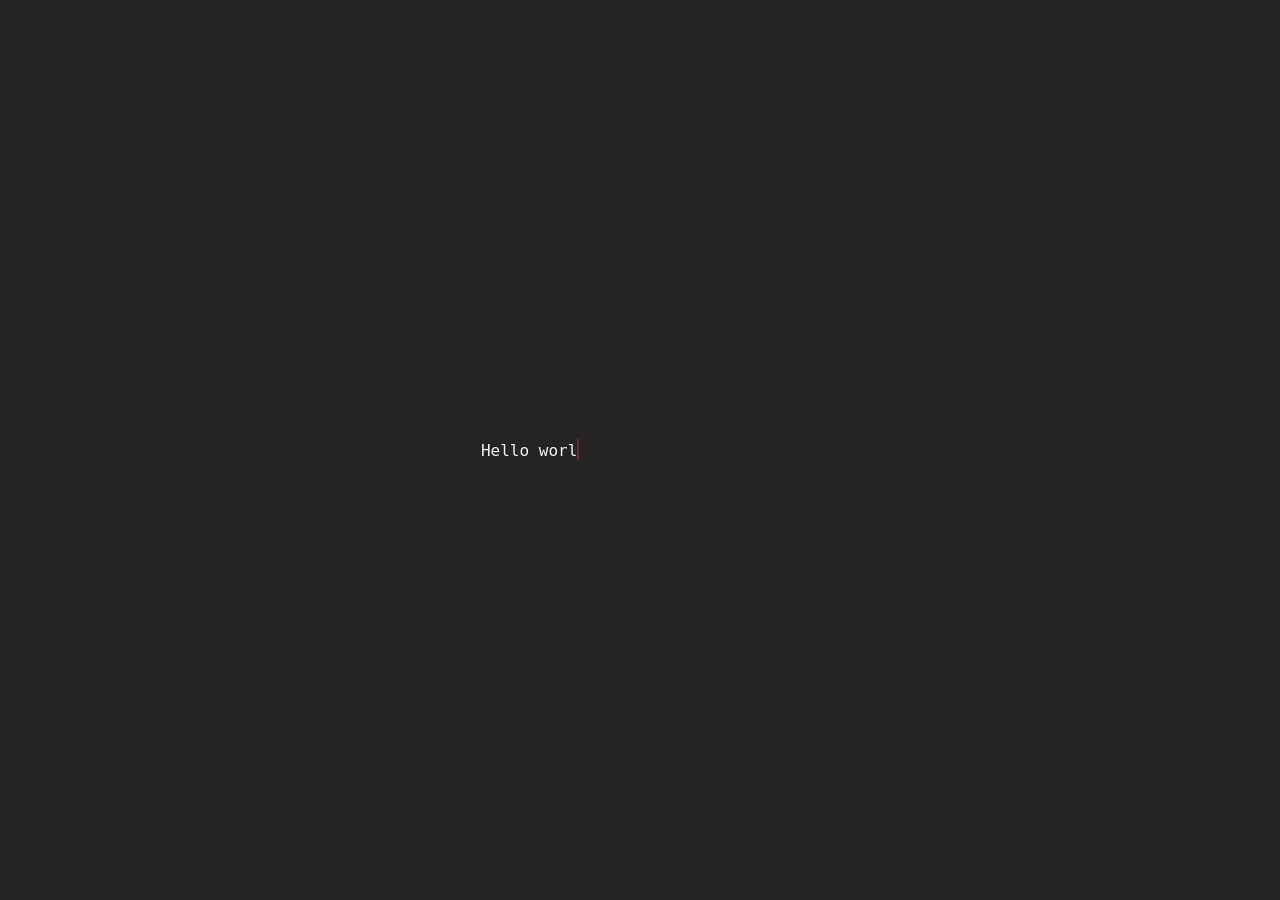
<file: anime-master/examples/irregular-playback-typewriter/index.html>
<!DOCTYPE html>
<html>
<head>
  <title>Typewriter / Anime.js</title>
  <meta charset="utf-8">
  <meta name="viewport" content="width=device-width, initial-scale=1, maximum-scale=1">
  <link href="../assets/css/styles.css" rel="stylesheet">
  <style>
    body {
      display: flex;
      flex-wrap: wrap;
      justify-content: center;
      align-items: center;
      height: 100vh;
    }

    .playground {
      position: relative;
      display: flex;
      flex-direction: row;
      justify-content: center;
      align-items: center;
      flex-wrap: wrap;
      width: 30%;
    }

    .playground .typewriter {
      position: relative;
      flex-shrink: 0;
    }

    .playground .typewriter span {
      white-space: pre;
      display: inline-block;
      font-family: Input Mono, monospace;
    }

    .playground .typewriter .cursor {
      position: absolute;
      top: -2px;
      bottom: 0px;
      left: 1ch;
      width: 2px;
      background-color: var(--red);
    }
  </style>
</head>
<body>

  <div class="playground">
    <div class="typewriter">
      <span>H</span><span>e</span><span>l</span><span>l</span><span>o</span><span> </span><span>w</span><span>o</span><span>r</span><span>l</span><span>d</span><span>,</span><span> </span><span>t</span><span>h</span><span>i</span><span>s</span><span> </span><span>i</span><span>s</span><span> </span><span>o</span><span>n</span><span>l</span><span>y</span><span> </span><span>a</span><span> </span><span>t</span><span>e</span><span>s</span><span>t</span><span>.</span>
      <div class="cursor"></div>
    </div>
  </div>

  <script type="module" src="./index.js"></script>

</body>
</html>
</file>
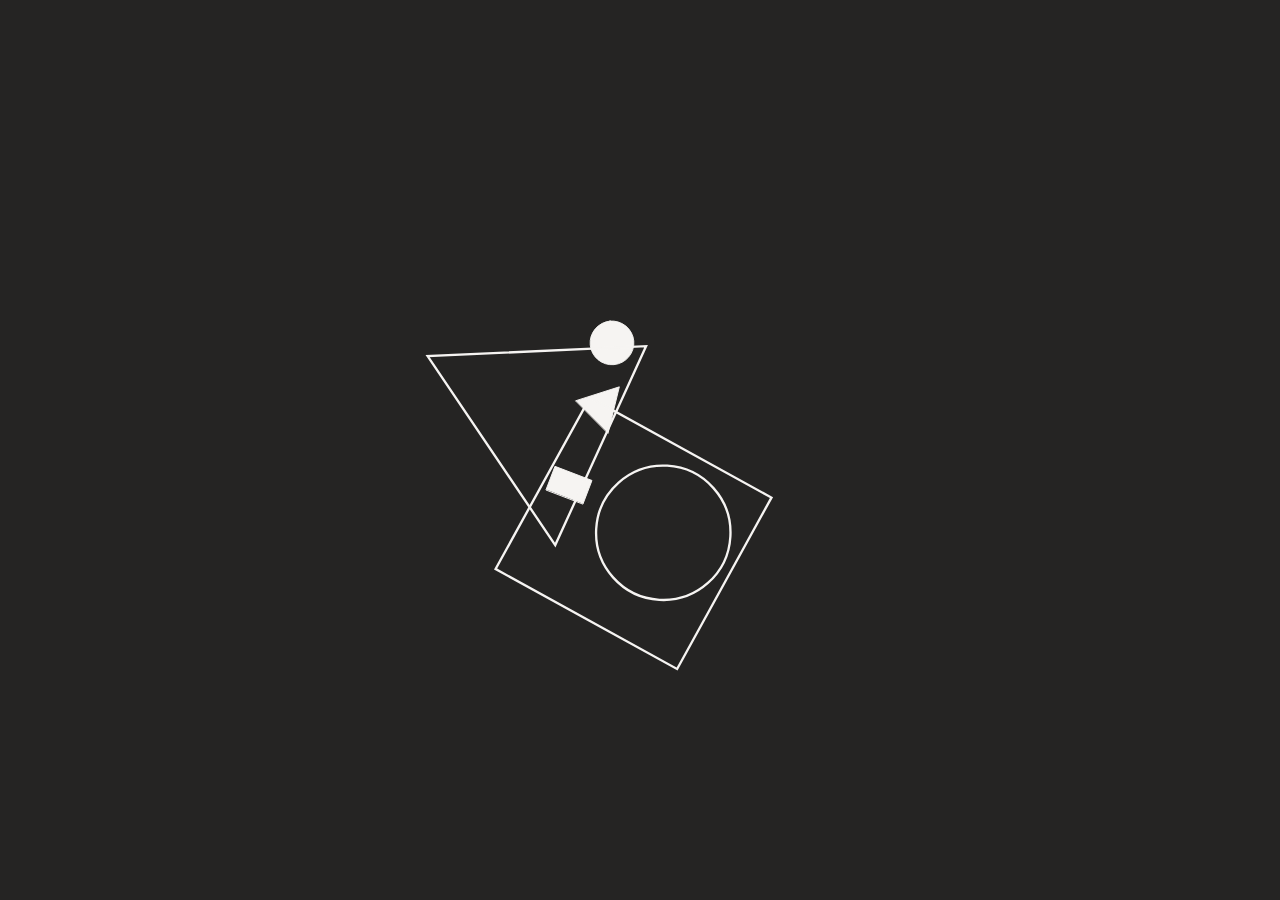
<file: anime-master/examples/layered-css-transforms/index.html>
<!DOCTYPE html>
<html>
<head>
  <title>Layered CSS transforms / Anime.js</title>
  <meta charset="utf-8">
  <meta name="viewport" content="width=device-width, initial-scale=1, maximum-scale=1">
  <link href="../assets/css/styles.css" rel="stylesheet">
  <style>
    body {
      display: flex;
      flex-wrap: wrap;
      justify-content: center;
      align-items: center;
      height: 100vh;
    }

    .layered-animations {
      position: relative;
      display: flex;
      justify-content: center;
      align-items: center;
      width: 16rem;
      height: 16rem;
      transform: scale(1.75);
    }

    .layered-animations .shape {
      position: absolute;
      overflow: visible;
      width: 8rem;
      height: 8rem;
      stroke: currentColor;
      fill: transparent;
    }

    .layered-animations .small.shape {
      width: 1.5rem;
      height: 1.5rem;
      stroke: currentColor;
      stroke-width: 2px;
      fill: currentColor;
    }
  </style>
</head>
<body>

  <div class="layered-animations">
    <svg class="small shape color-red" viewBox="0 0 96 96">
      <rect width="48" height="48" x="24" y="24" fill-rule="evenodd" stroke-linecap="square"/>
    </svg>
    <svg class="small shape color-red" viewBox="0 0 96 96">
      <polygon fill-rule="evenodd" points="48 17.28 86.4 80.11584 9.6 80.11584" stroke-linecap="square"/>
    </svg>
    <svg class="small shape color-red" viewBox="0 0 96 96">
      <circle cx="48" cy="48" r="32" fill-rule="evenodd" stroke-linecap="square"/>
    </svg>
    <svg class="shape" viewBox="0 0 96 96">
      <circle cx="48" cy="48" r="28" fill-rule="evenodd" stroke-linecap="square"/>
    </svg>
    <svg class="shape" viewBox="0 0 96 96">
      <rect width="48" height="48" x="24" y="24" fill-rule="evenodd" stroke-linecap="square"/>
    </svg>
    <svg class="shape" viewBox="0 0 96 96">
      <polygon fill-rule="evenodd" points="48 17.28 86.4 80.11584 9.6 80.11584" stroke-linecap="square"/>
    </svg>
  </div>

  <script type="module" src="./index.js"></script>

</body>
</html>
</file>
<file: style.css>
* {
  margin: 0;
  padding: 0;
  box-sizing: border-box;
  user-select: none;
}

/* FONT */
.quantico-regular {
  font-family: "Quantico", sans-serif;
  font-weight: 400;
  font-style: normal;
}

.quantico-bold {
  font-family: "Quantico", sans-serif;
  font-weight: 700;
  font-style: normal;
}

.quantico-regular-italic {
  font-family: "Quantico", sans-serif;
  font-weight: 400;
  font-style: italic;
}

.quantico-bold-italic {
  font-family: "Quantico", sans-serif;
  font-weight: 700;
  font-style: italic;
}

body {
  font-family: "Quantico", sans-serif;
  height: 100vh;
  width: 100vw;
  overflow: hidden;
  background: #0a0c12;
}

/* Fullscreen views */
.fullscreen {
  position: fixed;
  top: 0;
  left: 0;
  width: 100%;
  height: 100%;
  opacity: 0;
  visibility: hidden;
  transition: opacity 0.3s ease;
  background-size: cover;
  background-position: center;
  background-repeat: no-repeat;
}

.fullscreen.active-view {
  opacity: 1;
  visibility: visible;
  z-index: 2;
}

/* ========= TRANSITION SCREENWIPE ========= */
.transition-overlay {
  position: fixed;
  top: 0;
  left: 0;
  width: 100%;
  height: 100%;
  background: #0a0c12;
  z-index: 100;
  transform: translateX(-100%);
  transition: transform 0.5s cubic-bezier(0.7, 0, 0.3, 1);
}

.transition-overlay.active {
  transform: translateX(0%);
}

@keyframes trainPass {
  0% {
    transform: translateX(-50%) scale(0.5);
    opacity: 0;
  }
  100% {
    transform: translateX(-50%) scale(1);
    opacity: 1;
  }
}

#trainSprite {
  width: 200%;
  max-height: 500px;
  position: fixed;
  bottom: 5%;
  left: -200%;
  top: 70%;
  z-index: 200;
  transition: left 0.5s ease-in-out;
  pointer-events: none;
  display: none;
}

/* ========= RIBBON TOGGLE (pulls down from top) ========= */
.ribbon-toggle {
  position: absolute;
  top: 0;
  left: 50%;
  transform: translateX(-50%);
  background: #0a0c12;
  border: 2px solid #ffffff;
  border-top: none;
  border-radius: 0 0 20px 20px;
  padding: 8px 24px;
  cursor: pointer;
  font-weight: bold;
  font-size: 1rem;
  color: #ffffff;
  z-index: 30;
  transition: 0.2s;
  letter-spacing: 2px;
}

.ribbon-toggle:hover {
  background: #ffffff;
  color: #0a0c12;
  padding-bottom: 10px;
}

/* ========= DEPARTURES BOARD (drops down from ribbon) ========= */
.departures-board {
  position: absolute;
  top: 50px;
  left: 50%;
  transform: translateX(-50%);
  width: 45%;
  z-index: 20;
  display: none;
  flex-direction: column;
  animation: slideDown 0.3s ease;
}

@keyframes slideDown {
  from {
    opacity: 0;
    transform: translateX(-50%) translateY(-20px);
  }
  to {
    opacity: 1;
    transform: translateX(-50%) translateY(0);
  }
}

.departures-frame {
  background-image: url("img/traintable.png");
  background-size: 100% 100%;
  background-repeat: no-repeat;
  padding: 40px;
  padding-top: 120px;
  display: flex;
  flex-direction: column;
  gap: 10px;
  border-radius: 24px;
}

/* ========= TEXT OVERLAY ON DEPARTURE IMAGES (no darkening) ========= */
.departure-row-container {
  position: relative;
  width: 100%;
  cursor: pointer;
  margin-bottom: 8px;
  transition: transform 0.1s;
}

.departure-text-overlay {
  position: absolute;
  top: 0;
  left: 0;
  width: 100%;
  height: 100%;
  display: flex;
  align-items: center;
  justify-content: space-between;
  padding: 0 20px;
  box-sizing: border-box;
  font-weight: bold;
  pointer-events: none;
  font-size: 1.5rem;
}

.overlay-time {
  min-width: 70px;
  font-weight: bold;
}

.overlay-destination {
  flex: 1;
  text-align: left;
  padding-left: 20px;
  color: #ffffff;
}

.overlay-platform {
  min-width: 80px;
  color: #dddddd;
  margin-right: 20px;
}

.overlay-status {
  min-width: 80px;
  text-align: right;
}

.departure-row-img {
  width: 100%;
  display: block;
  transition: transform 0.1s;
}

.departure-row-container:hover {
  transform: scale(0.99);
}
/* ========= EXIT ZONES ========= */
.exit-zone {
  position: absolute;
  top: 0;
  width: 12%;
  height: 100%;
  display: flex;
  align-items: center;
  justify-content: center;
  cursor: pointer;
  z-index: 15;
  transition: background 0.2s;
}

.exit-left {
  left: 0;
  background: linear-gradient(
    90deg,
    rgba(0, 0, 0, 0.3) 0%,
    rgba(0, 0, 0, 0) 100%
  );
}

.exit-right {
  right: 0;
  background: linear-gradient(
    270deg,
    rgba(0, 0, 0, 0.3) 0%,
    rgba(0, 0, 0, 0) 100%
  );
}

.exit-left:hover,
.exit-right:hover {
  background: rgba(255, 255, 255, 0.15);
}

.exit-indicator {
  background: rgba(0, 0, 0, 0.6);
  backdrop-filter: blur(6px);
  padding: 8px 16px;
  border-radius: 40px;
  color: #ffffff;
  font-size: 1rem;
  border: 1px solid #ffffff60;
  pointer-events: none;
}

.exit-left .exit-indicator {
  transform: rotate(-90deg);
}

.exit-right .exit-indicator {
  transform: rotate(90deg);
}

/* ========= MAP ICON (bottom center) ========= */
.map-icon {
  position: absolute;
  bottom: 5%;
  left: 50%;
  transform: translateX(-50%);
  cursor: pointer;
  z-index: 20;
  transition: 0.2s;
}

.map-icon img {
  width: 200px;
  height: auto;
  display: block;
}

.map-icon:hover {
  transform: translateX(-50%) scale(1.05);
}

/* ========= MAP MODAL (overlay) ========= */
.map-overlay {
  position: fixed;
  top: 0;
  left: 0;
  width: 100%;
  height: 100%;
  background: rgba(0, 0, 0, 0.504);
  backdrop-filter: blur(8px);
  z-index: 300;
  display: flex;
  justify-content: center;
  align-items: center;
  visibility: hidden;
  opacity: 0;
  transition: 0.2s;
  cursor: pointer;
}

.map-overlay.active {
  visibility: visible;
  opacity: 1;
}

.map-image-container {
  max-width: 80%;
  max-height: 80%;
  cursor: default;
  animation: mapFadeIn 0.3s ease-out;
}

.map-image-container img {
  max-width: 100%;
  max-height: 80vh;
  border-radius: 16px;
  box-shadow: 0 20px 40px rgba(0, 0, 0, 0.5);
}

@keyframes mapFadeIn {
  0% {
    transform: scale(0.95);
    opacity: 0;
  }
  100% {
    transform: scale(1);
    opacity: 1;
  }
}

/* ========= OUTSIDE PANEL ========= */
.outside-panel {
  position: absolute;
  bottom: 10%;
  left: 50%;
  transform: translateX(-50%);
  background: rgba(0, 0, 0, 0.7);
  backdrop-filter: blur(12px);
  border-radius: 40px;
  padding: 16px 28px;
  text-align: center;
  z-index: 20;
  min-width: 10%;
  max-width: 25%
}

/* mi bombo i made another style called action button */
.return {
  width: 300px;
  height: 52px;
  border: 1px solid rgba(255, 255, 255, 0.8);
  border-radius: 16px;
  background: rgba(255, 255, 255, 0.1);
  color: #fff;
  cursor: pointer;
  align-content: center;
  transition: transform 0.2s ease, background 0.2s ease;
}

/* ========= MODAL ========= */
.modal {
  position: fixed;
  top: 0;
  left: 0;
  width: 100%;
  height: 100%;
  background: rgba(0, 0, 0, 0.85);
  backdrop-filter: blur(5px);
  z-index: 200;
  display: flex;
  justify-content: center;
  align-items: center;
  visibility: hidden;
  opacity: 0;
  transition: 0.2s;
}

.modal.active {
  visibility: visible;
  opacity: 1;
}

.modal-card {
  background: #11141f;
  border: 1px solid #ffffff;
  border-radius: 32px;
  padding: 30px 40px;
  text-align: center;
  max-width: 340px;
}

.modal-card p {
  color: white;
  font-size: 1.2rem;
  margin-bottom: 24px;
}

.modal-buttons {
  display: flex;
  gap: 20px;
  justify-content: center;
}

.modal-btn {
  padding: 8px 24px;
  font-weight: bold;
  border: none;
  border-radius: 60px;
  cursor: pointer;
}

.modal-confirm {
  background: #ffffff;
  color: #0a0c12;
}

.modal-cancel {
  background: #2a2f44;
  color: white;
}

/* ========= MUSIC PLAYER ========= */
.music-container {
  position: fixed;
  right: 2%;
  bottom: 2%;
  width: min(420px, calc(100% - 32px));
  padding: 18px;
  border-radius: 20px;
  z-index: 10;
  backdrop-filter: blur(px);
}

.music-row {
  display: flex;
  align-items: center;
  gap: 14px;
}

.top-row {
  justify-content: space-between;
  margin-bottom: 16px;
}

.track-title {
  position: relative;
  width: var(--w);
  overflow: hidden;
  --w: 18em;
  height: 3rem;
}

.track-title-inner {
  font: 700 2rem Quantico;
  -webkit-text-fill-color: transparent;
  -webkit-text-stroke: 1px;
  color: rgba(255, 255, 255, 0.8);

  --size: 9em;
  overflow-x: hidden;
  background: transparent;
  max-width: var(--size);

  & p {
    position: relative;
    width: max-content;
    animation: 4s linear infinite alternate bounce;
  }
}

@keyframes bounce {
  from,
  10% { translate: 0; }
  90%,
  to { translate: min(0px, var(--size) - 100%); }
}
  
.track-time {
  opacity: 1;
  white-space: nowrap;
  font: 700 2rem Quantico;
  -webkit-text-fill-color: transparent;
  -webkit-text-stroke: 1px;
  color: rgba(255, 255, 255, 0.8);
} 

.bottom-row {
  align-items: center;
}

.action-btn {
  width: 52px;
  height: 52px;
  border: 1px solid rgba(255, 255, 255, 0.8);
  border-radius: 16px;
  background: rgba(255, 255, 255, 0.1);
  color: #fff;
  cursor: pointer;
  display: grid;
  place-items: center;
  transition: transform 0.2s ease, background 0.2s ease;
}


.action-btn i {
  font-size: 24px;
}

.action-btn:hover {
  transform: translateY(-1px);
  background: rgba(255, 255, 255, 0.3);
}

.button {
  border: 0;
  background: transparent;
  box-sizing: border-box;
  width: 0;
  height: 74px;

  border-color: transparent transparent transparent #202020;
  transition: 100ms all ease;
  cursor: pointer;

 /* onoff */
  border-style: solid;
  border-width: 37px 0 37px 60px;

  &.paused {
    border-style: double;
    border-width: 0px 0 0px 60px;
  }

  &:hover {
    border-color: transparent transparent transparent #404040;
  }
}

.progress-wrap {
  flex: 1;
  min-width: 0;
}

.progress-bar {
  width: 100%;
  height: 1vh;
  min-height: 7px;
  border-radius: 999px;
  background: rgba(255, 255, 255, 0.3);
  overflow: hidden;
}

.progress-filled {
  width: 0%;
  height: 100%;
  border-radius: 999px;
  background: linear-gradient(90deg, rgba(255, 255, 255, 0.96), rgba(255, 255, 255, 0.68));
  transition: width 0.1s ease;
}

@keyframes marquee {
  0% {
    transform: translateX(0);
  }
  100% {
    transform: translateX(calc(-100%));
  }
}
</file>
<file: anime-master/examples/assets/css/styles.css>
:root {
  --black: #252423;
  --white: #F6F4F2;
  --white-2: #FFF;
  --grey: #b8b6b3;
  --red: #FF4B4B;
  --orange: #FF8F42;
  --lightorange: #FFC730;
  --yellow: #F6FF56;
  --citrus: #A4FF4F;
  --green: #18FF74;
  --darkgreen: #00D672;
  --turquoise: #3CFFEC;
  --skyblue: #61C3FF;
  --kingblue: #5A87FF;
  --lavender: #8453E3;
  --purple: #C26EFF;
  --pink: #FB89FB;

  --input-border-radius: .25rem;
}

*, *:before, *:after {
  box-sizing: border-box;
  margin: 0;
  padding: 0;
  border: 0;
  font: inherit;
  vertical-align: baseline;
}

html,
body {
  background-color: var(--black);
  color: var(--white);
  font-family: sans-serif;
}

.black { color: var(--black); }
.white { color: var(--white); }
.red { color: var(--red); }
.blue { color: var(--skyblue); }
.green { color: var(--green); }

.grid {
  --one-cell: 100px;
  --border-color: rgba(255,255,255,.75);
  flex-grow: 1;
  position: relative;
  width: 100%;
  height: 100%;
  padding: 0;
}

.grid:before {
  content: "";
  pointer-events: none;
  position: absolute;
  z-index: 0;
  left: 0;
  top: 0;
  width: 100%;
  height: 100%;
  background:
    linear-gradient(-90deg, rgba(255,255,255,.05) 1px, transparent 1px),
    linear-gradient(rgba(255,255,255,.05) 1px, transparent 1px),
    linear-gradient(-90deg, rgba(255,255,255,.04) 1px, transparent 1px),
    linear-gradient(rgba(255,255,255,.04) 1px, transparent 1px);
  background-size:
    calc(var(--one-cell) / 10) calc(var(--one-cell) / 10),
    calc(var(--one-cell) / 10) calc(var(--one-cell) / 10),
    var(--one-cell) var(--one-cell), var(--one-cell) var(--one-cell),
    var(--one-cell) var(--one-cell), var(--one-cell) var(--one-cell);
  background-position: 0 -1px;
  backface-visibility: hidden;
}

.grid:before {
  width: calc(75px + 100%);
  left: -75px;
}

@media (min-width: 500px) {
  .grid:before {
    width: 100%;
    left: 0;
  }
}

/* Logs */

.log {
  --width: 22ch;
  --height: 20ch;
  position: fixed;
  z-index: 10;
  top: 0;
  overflow-y: scroll;
  width: var(--width);
  height: var(--height);
  padding-left: 1ch;
  padding-right: 1ch;
  padding-bottom: 1ch;
  font-family: ui-monospace, monospace;
  white-space: pre;
  background-color: rgba(0, 0, 0, .5);
}

@keyframes reveal {
  from { opacity: 1; }
  to { opacity: .4; }
}

.log span {
  animation: reveal 2s ease-in-out forwards;
}

/* Inputs */

button,
select {
  width: 100%;
  flex-shrink: .5;
  border: none;
  background-color: var(--white);
  border-radius: var(--input-border-radius);
  white-space: nowrap;
  margin: 0;
  height: 2rem;
}

button {
  padding: 0 .75rem;
}

select:disabled,
button:disabled {
  background-color: var(--grey);
}

select:not(:disabled):hover,
button:not(:disabled):hover {
  cursor: pointer;
  background-color: var(--white-2);
}

legend {
  display: flex;
  gap: .5rem;
  flex-direction: row;
  align-items: center;
  justify-content: flex-start;
  width: 100%;
  height: 2rem;
}

label {
  display: flex;
  gap: .5rem;
  flex-direction: row;
  align-items: center;
  justify-content: flex-start;
  height: 2rem;
}

fieldset {
  display: flex;
  flex-wrap: nowrap;
  flex-direction: row;
  justify-content: center;
  align-items: center;
  gap: 1px;
}

fieldset.vertical {
  flex-direction: column;
  justify-content: flex-start;
  align-items: flex-start;
}

fieldset > * {
  border-radius: 0;
}

fieldset > *:first-child {
  border-radius: var(--input-border-radius) 0 0 var(--input-border-radius);
}

fieldset > *:last-child {
  border-radius: 0 var(--input-border-radius) var(--input-border-radius) 0;
}
</file>
